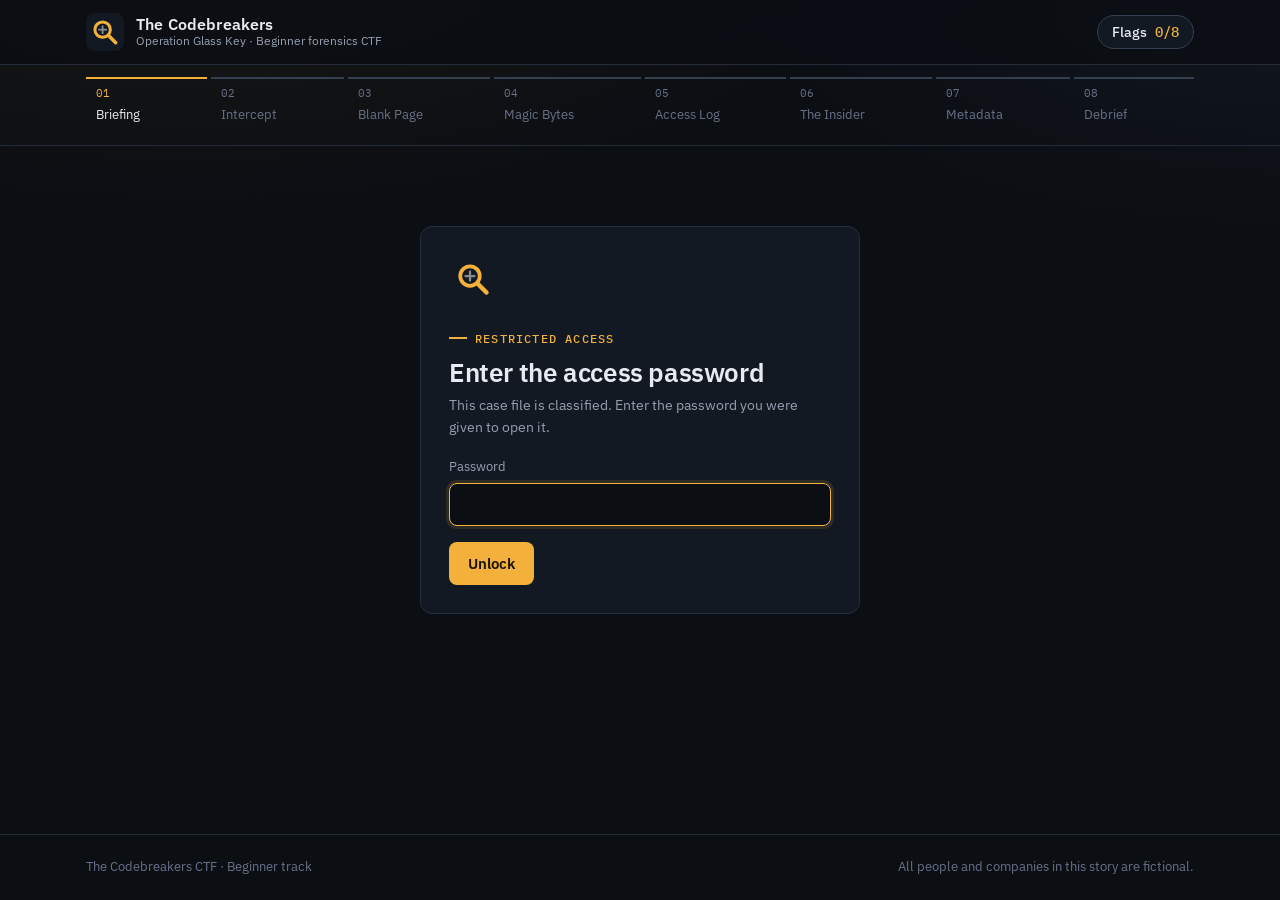
<file: index.html>
<!doctype html>
<html lang="en">
<head>
<meta charset="utf-8">
<meta name="viewport" content="width=device-width, initial-scale=1">
<title>The Codebreakers</title>
<meta name="description" content="A beginner-friendly digital forensics CTF.">
<meta name="theme-color" content="#0b0e13">
<link rel="icon" href="assets/mark.svg" type="image/svg+xml">
<link rel="preconnect" href="https://fonts.googleapis.com">
<link rel="preconnect" href="https://fonts.gstatic.com" crossorigin>
<link rel="stylesheet" href="https://fonts.googleapis.com/css2?family=IBM+Plex+Mono:wght@400;500;600&amp;family=IBM+Plex+Sans:wght@400;500;600&amp;display=swap">
<link rel="stylesheet" href="assets/style.css">
<script type="module" src="assets/ctf.js"></script>
</head>
<body data-mission="1">
<noscript><div class="noscript">This CTF needs JavaScript enabled to verify answers.</div></noscript>

<header class="topbar">
  <div class="wrap">
    <a class="brand" href="index.html">
      <img src="assets/mark.svg" alt="" width="38" height="38">
      <span class="brand-text">
        <span class="brand-name">The Codebreakers</span>
        <span class="brand-sub">Operation Glass Key · Beginner forensics CTF</span>
      </span>
    </a>
    <div class="locker-wrap">
      <button class="locker-btn" id="locker-btn" type="button" aria-expanded="false" aria-controls="locker">Flags <span data-count>0/8</span></button>
      <div class="locker" id="locker" hidden>
        <h2>Evidence locker</h2>
        <ul class="locker-list" data-locker-list></ul>
      </div>
    </div>
  </div>
</header>
<nav class="stepper" id="stepper" aria-label="Mission progress"></nav>

<main>
  <div class="wrap">
    <section class="gate" id="gate" aria-labelledby="gate-title">
      <form class="card gate-card" id="gate-form" novalidate>
        <img src="assets/mark.svg" alt="" width="48" height="48">
        <p class="eyebrow">Restricted access</p>
        <h1 id="gate-title">Enter the access password</h1>
        <p class="help">This case file is classified. Enter the password you were given to open it.</p>
        <div class="field">
          <label>Password<input id="gate-password" type="password" autocomplete="current-password" spellcheck="false" autocapitalize="off" required></label>
        </div>
        <div class="form-row">
          <button class="btn btn-primary" type="submit">Unlock</button>
          <p class="feedback" id="gate-feedback" role="status"></p>
        </div>
      </form>
    </section>

    <div id="briefing" hidden>
    <section class="hero">
      <div>
        <p class="eyebrow">Mission 01 · Briefing</p>
        <h1>Operation Glass Key</h1>
        <p class="lede">Last night, the designs for <strong>Project Glass Key</strong> were stolen from Kestrel Labs, a (fictional) hardware startup. You're the newest analyst on the digital forensics team. Follow the evidence across seven missions, crack each clue, and name the insider.</p>
        <div class="card section">
          <p class="eyebrow" style="margin-bottom:6px">Welcome flag</p>
          <div class="flag-line" style="margin-bottom:0">
            <code data-welcome-flag></code>
            <button class="btn btn-ghost btn-sm" type="button" data-copy-welcome>Copy</button>
          </div>
        </div>
      </div>
      <div class="card qr-card">
        <form class="name-form" data-name-form data-needs-name novalidate>
          <p class="eyebrow">Sign in</p>
          <h2>Who's on the case?</h2>
          <p class="help">Enter your full name. It's saved only in this browser and printed on your certificate when you finish.</p>
          <div class="field">
            <label>Full name<input type="text" name="fullname" autocomplete="name" maxlength="60" spellcheck="false" placeholder="e.g. Alex Rivera"></label>
          </div>
          <div class="form-row">
            <button class="btn btn-primary" type="submit">Accept the case</button>
            <p class="feedback" role="status"></p>
          </div>
        </form>
        <div data-has-name hidden>
          <p class="agent-line">Agent <strong data-agent-name></strong>, your first assignment is ready.</p>
          <img data-start-qr alt="QR code linking to Mission 2" width="240" height="240">
          <p>Scan the QR code or use the button.</p>
          <a class="btn btn-primary" data-start href="#">Start Mission 2 →</a>
          <p><button class="link-btn" type="button" data-change-name>Not you? Change name</button></p>
        </div>
      </div>
    </section>

    <section class="rules" aria-label="How it works">
      <div class="card">
        <h3>Flags</h3>
        <p>Each solved mission reveals a flag in the form <code>FLAG{...}</code>. Collected flags are kept in the <strong>Flags</strong> locker at the top right.</p>
      </div>
      <div class="card">
        <h3>Answers</h3>
        <p>Answers aren't case-sensitive, and spaces, underscores and hyphens count as the same thing. Press Enter or Submit to check.</p>
      </div>
      <div class="card">
        <h3>Stuck?</h3>
        <p>Every mission has a case file with hints that reveal one at a time, plus links to free tools. No installs needed.</p>
      </div>
    </section>
    </div>
  </div>
</main>
<script type="application/json" id="vault">{"v":1,"iter":200000,"raw":true,"salt":"++x/f4wmWkzYKB4Tc1L1Pg==","items":[{"iv":"ZPLKBC8v/oJmFBgA","ct":"io5DZcI6qlEs4zeo4V7Dol6heF/O3RgFUkwd6je08WxFrz/1Hh8Qx124EtDho8FaE1XcAIk9MO1RSrUHR4UscJW7G0UdK11Lh8/8Y7gpBY3JOus/SALxWdDQRxvGe185aoVnti6ZNw=="}]}</script>

<footer class="footer">
  <div class="wrap">
    <span>The Codebreakers CTF · Beginner track</span>
    <span>All people and companies in this story are fictional.</span>
  </div>
</footer>
</body>
</html>
</file>
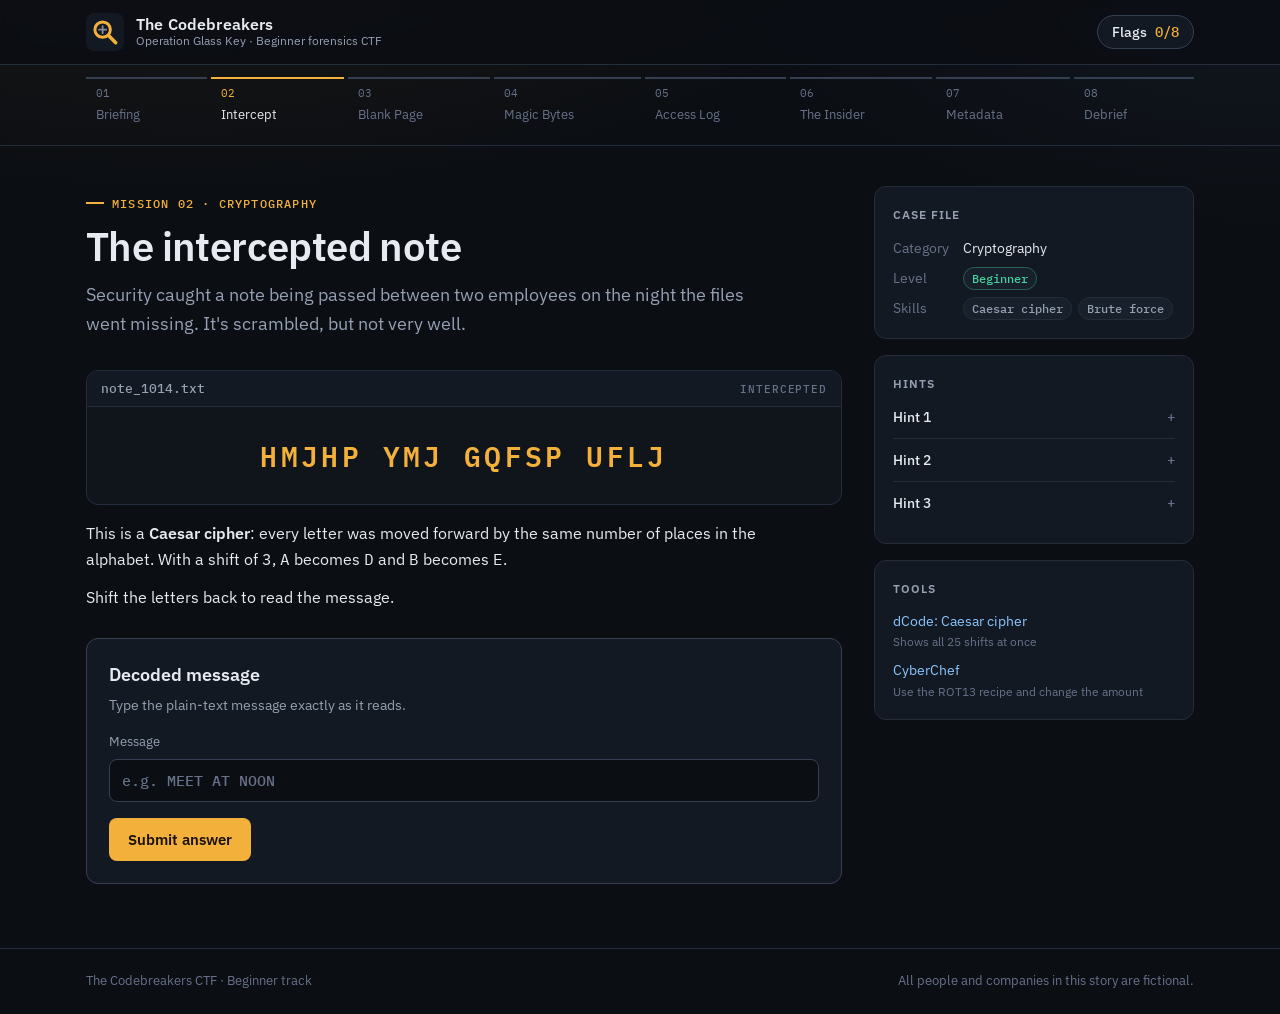
<file: m2-4f7a1c.html>
<!doctype html>
<html lang="en">
<head>
<meta charset="utf-8">
<meta name="viewport" content="width=device-width, initial-scale=1">
<title>Mission 2 · The intercepted note</title>
<meta name="description" content="Decode a Caesar-shifted note.">
<meta name="theme-color" content="#0b0e13">
<link rel="icon" href="assets/mark.svg" type="image/svg+xml">
<link rel="preconnect" href="https://fonts.googleapis.com">
<link rel="preconnect" href="https://fonts.gstatic.com" crossorigin>
<link rel="stylesheet" href="https://fonts.googleapis.com/css2?family=IBM+Plex+Mono:wght@400;500;600&amp;family=IBM+Plex+Sans:wght@400;500;600&amp;display=swap">
<link rel="stylesheet" href="assets/style.css">
<script type="module" src="assets/ctf.js"></script>
</head>
<body data-mission="2">
<noscript><div class="noscript">This CTF needs JavaScript enabled to verify answers.</div></noscript>

<header class="topbar">
  <div class="wrap">
    <a class="brand" href="index.html">
      <img src="assets/mark.svg" alt="" width="38" height="38">
      <span class="brand-text">
        <span class="brand-name">The Codebreakers</span>
        <span class="brand-sub">Operation Glass Key · Beginner forensics CTF</span>
      </span>
    </a>
    <div class="locker-wrap">
      <button class="locker-btn" id="locker-btn" type="button" aria-expanded="false" aria-controls="locker">Flags <span data-count>0/8</span></button>
      <div class="locker" id="locker" hidden>
        <h2>Evidence locker</h2>
        <ul class="locker-list" data-locker-list></ul>
      </div>
    </div>
  </div>
</header>
<nav class="stepper" id="stepper" aria-label="Mission progress"></nav>

<main>
  <div class="wrap layout">
    <article>
      <p class="eyebrow">Mission 02 · Cryptography</p>
      <h1>The intercepted note</h1>
      <p class="lede">Security caught a note being passed between two employees on the night the files went missing. It's scrambled, but not very well.</p>
      <div class="evidence">
        <div class="evidence-head"><span>note_1014.txt</span><span class="tag">Intercepted</span></div>
        <div class="cipher">HMJHP YMJ GQFSP UFLJ</div>
      </div>
      <div class="section prose">
        <p>This is a <strong>Caesar cipher</strong>: every letter was moved forward by the same number of places in the alphabet. With a shift of 3, <code>A</code> becomes <code>D</code> and <code>B</code> becomes <code>E</code>.</p>
        <p>Shift the letters back to read the message.</p>
      </div>

      <form class="answer" id="answer-form" novalidate>
        <h2>Decoded message</h2>
        <p class="help">Type the plain-text message exactly as it reads.</p>
        <div class="fields">
          <div class="field">
            <label>Message<input class="answer-field" type="text" autocomplete="off" autocapitalize="characters" spellcheck="false" placeholder="e.g. MEET AT NOON"></label>
          </div>
        </div>
        <div class="form-row">
          <button class="btn btn-primary" type="submit">Submit answer</button>
          <p class="feedback" id="feedback" role="status"></p>
        </div>
      </form>

      <section class="reward" id="reward" hidden aria-live="polite">
        <p class="eyebrow">Flag captured</p>
        <div class="flag-line"><code data-flag></code><button class="btn btn-ghost btn-sm" type="button" data-copy>Copy</button></div>
        <p class="note" data-note></p>
        <a class="btn btn-primary" data-next href="#">Next mission →</a>
      </section>

    </article>

    <aside class="casefile" aria-label="Case file">
      <div class="card">
        <h2>Case file</h2>
        <dl class="meta">
          <dt>Category</dt><dd>Cryptography</dd>
          <dt>Level</dt><dd><span class="chip beginner">Beginner</span></dd>
          <dt>Skills</dt><dd class="chips"><span class="chip">Caesar cipher</span><span class="chip">Brute force</span></dd>
        </dl>
      </div>
      <div class="card">
        <h2>Hints</h2>
          <details class="hint"><summary>Hint 1</summary><p>There are only 25 possible shifts. A decoder can try every one at once.</p></details>
          <details class="hint"><summary>Hint 2</summary><p>The shift is the number of fingers on one hand.</p></details>
          <details class="hint"><summary>Hint 3</summary><p>The message tells you where to look in the next mission.</p></details>
      </div>
      <div class="card">
        <h2>Tools</h2>
        <ul class="tools">
          <li><a href="https://www.dcode.fr/caesar-cipher" target="_blank" rel="noopener">dCode: Caesar cipher</a><span>Shows all 25 shifts at once</span></li>
          <li><a href="https://gchq.github.io/CyberChef/" target="_blank" rel="noopener">CyberChef</a><span>Use the ROT13 recipe and change the amount</span></li>
        </ul>
      </div>
    </aside>

  </div>
</main>
<script type="application/json" id="vault">{"v":1,"iter":200000,"salt":"RW9m/pzQH9vEypWjmFE9uw==","items":[{"iv":"eD2kdoHTGnQHLCaE","ct":"DqyqqHIbcVOf3Ftl/AGFNP8kfcdywf6TNBa5GMnV/jZMFvWmThetvE6qYToI7BDfm971wOwZj5UnGNLTDWiNJw4CVJWkmVsDvtL9dqvMUCb4oLqpm7ZGKiXVtnYWDCu1SQ1C/XuNFl9yer5hIumYbBeQ8r9Kz/k9IlgPcPygkfLTTOLYRQQqRMA0y9sltZtuT78uodkeCc/8Sugn3A=="}]}</script>

<footer class="footer">
  <div class="wrap">
    <span>The Codebreakers CTF · Beginner track</span>
    <span>All people and companies in this story are fictional.</span>
  </div>
</footer>
</body>
</html>
</file>
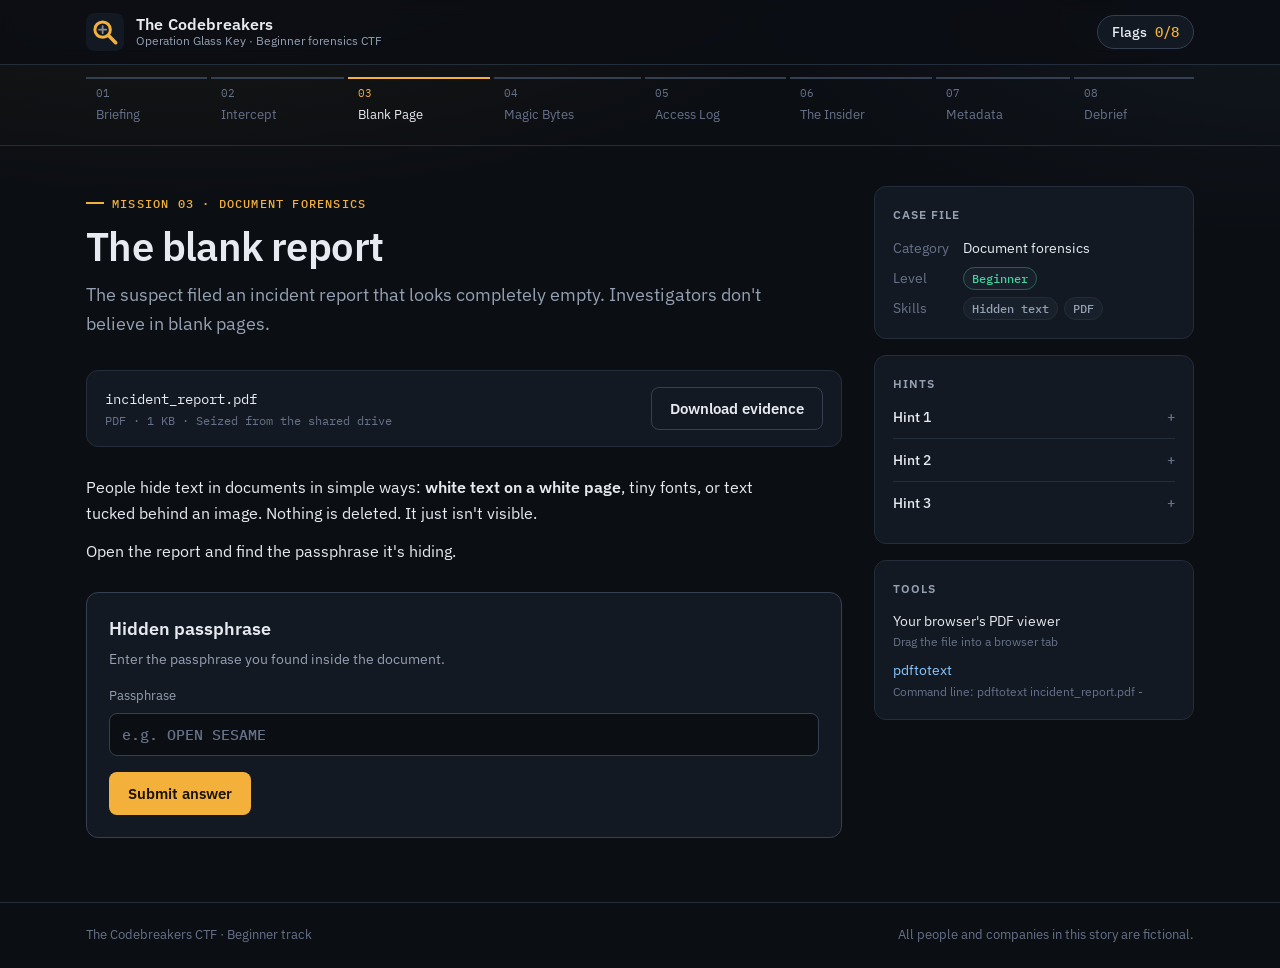
<file: m3-b83e05.html>
<!doctype html>
<html lang="en">
<head>
<meta charset="utf-8">
<meta name="viewport" content="width=device-width, initial-scale=1">
<title>Mission 3 · The blank report</title>
<meta name="description" content="Find hidden text in a PDF.">
<meta name="theme-color" content="#0b0e13">
<link rel="icon" href="assets/mark.svg" type="image/svg+xml">
<link rel="preconnect" href="https://fonts.googleapis.com">
<link rel="preconnect" href="https://fonts.gstatic.com" crossorigin>
<link rel="stylesheet" href="https://fonts.googleapis.com/css2?family=IBM+Plex+Mono:wght@400;500;600&amp;family=IBM+Plex+Sans:wght@400;500;600&amp;display=swap">
<link rel="stylesheet" href="assets/style.css">
<script type="module" src="assets/ctf.js"></script>
</head>
<body data-mission="3">
<noscript><div class="noscript">This CTF needs JavaScript enabled to verify answers.</div></noscript>

<header class="topbar">
  <div class="wrap">
    <a class="brand" href="index.html">
      <img src="assets/mark.svg" alt="" width="38" height="38">
      <span class="brand-text">
        <span class="brand-name">The Codebreakers</span>
        <span class="brand-sub">Operation Glass Key · Beginner forensics CTF</span>
      </span>
    </a>
    <div class="locker-wrap">
      <button class="locker-btn" id="locker-btn" type="button" aria-expanded="false" aria-controls="locker">Flags <span data-count>0/8</span></button>
      <div class="locker" id="locker" hidden>
        <h2>Evidence locker</h2>
        <ul class="locker-list" data-locker-list></ul>
      </div>
    </div>
  </div>
</header>
<nav class="stepper" id="stepper" aria-label="Mission progress"></nav>

<main>
  <div class="wrap layout">
    <article>
      <p class="eyebrow">Mission 03 · Document forensics</p>
      <h1>The blank report</h1>
      <p class="lede">The suspect filed an incident report that looks completely empty. Investigators don't believe in blank pages.</p>
      <div class="card download section">
        <div class="file">incident_report.pdf<span>PDF · 1 KB · Seized from the shared drive</span></div>
        <a class="btn btn-ghost" href="evidence/incident_report.pdf" download>Download evidence</a>
      </div>
      <div class="section prose">
        <p>People hide text in documents in simple ways: <strong>white text on a white page</strong>, tiny fonts, or text tucked behind an image. Nothing is deleted. It just isn't visible.</p>
        <p>Open the report and find the passphrase it's hiding.</p>
      </div>

      <form class="answer" id="answer-form" novalidate>
        <h2>Hidden passphrase</h2>
        <p class="help">Enter the passphrase you found inside the document.</p>
        <div class="fields">
          <div class="field">
            <label>Passphrase<input class="answer-field" type="text" autocomplete="off" autocapitalize="characters" spellcheck="false" placeholder="e.g. OPEN SESAME"></label>
          </div>
        </div>
        <div class="form-row">
          <button class="btn btn-primary" type="submit">Submit answer</button>
          <p class="feedback" id="feedback" role="status"></p>
        </div>
      </form>

      <section class="reward" id="reward" hidden aria-live="polite">
        <p class="eyebrow">Flag captured</p>
        <div class="flag-line"><code data-flag></code><button class="btn btn-ghost btn-sm" type="button" data-copy>Copy</button></div>
        <p class="note" data-note></p>
        <a class="btn btn-primary" data-next href="#">Next mission →</a>
      </section>

    </article>

    <aside class="casefile" aria-label="Case file">
      <div class="card">
        <h2>Case file</h2>
        <dl class="meta">
          <dt>Category</dt><dd>Document forensics</dd>
          <dt>Level</dt><dd><span class="chip beginner">Beginner</span></dd>
          <dt>Skills</dt><dd class="chips"><span class="chip">Hidden text</span><span class="chip">PDF</span></dd>
        </dl>
      </div>
      <div class="card">
        <h2>Hints</h2>
          <details class="hint"><summary>Hint 1</summary><p>Open the PDF and press Ctrl+A (Cmd+A on a Mac) to select everything on the page.</p></details>
          <details class="hint"><summary>Hint 2</summary><p>Copy the selection and paste it into Notepad or any text editor.</p></details>
          <details class="hint"><summary>Hint 3</summary><p>Look for the line that starts with “Passphrase”.</p></details>
      </div>
      <div class="card">
        <h2>Tools</h2>
        <ul class="tools">
          <li>Your browser's PDF viewer<span>Drag the file into a browser tab</span></li>
          <li><a href="https://www.xpdfreader.com/pdftotext-man.html" target="_blank" rel="noopener">pdftotext</a><span>Command line: pdftotext incident_report.pdf -</span></li>
        </ul>
      </div>
    </aside>

  </div>
</main>
<script type="application/json" id="vault">{"v":1,"iter":200000,"salt":"yck/nhBTLP+SwJNwuoaMLA==","items":[{"iv":"RypV+sy+69n6JPf8","ct":"NZslpxnNO9l2EbNGh21GmxvwJ1/ZVQ3SJk+XH8Xp6uk4yRgQ+xE8eNIUdQpFRUmdsT2SY0M2uEBigit6NAluHcWUS9iLfEVRcBUZJP5+ZcHZK+gVClbboQ5IWHAZ4Csb8oGIB/LC6Gnj1h2xvziARRzvPIgB+d3jUtGXeFeRZ4GcgTYW86fVDIEAj99dl7jovpkw7ZHVZ+OP8+ivKmWCK/Wx/fkOW8HKGxu+npJWGvMYkw=="}]}</script>

<footer class="footer">
  <div class="wrap">
    <span>The Codebreakers CTF · Beginner track</span>
    <span>All people and companies in this story are fictional.</span>
  </div>
</footer>
</body>
</html>
</file>
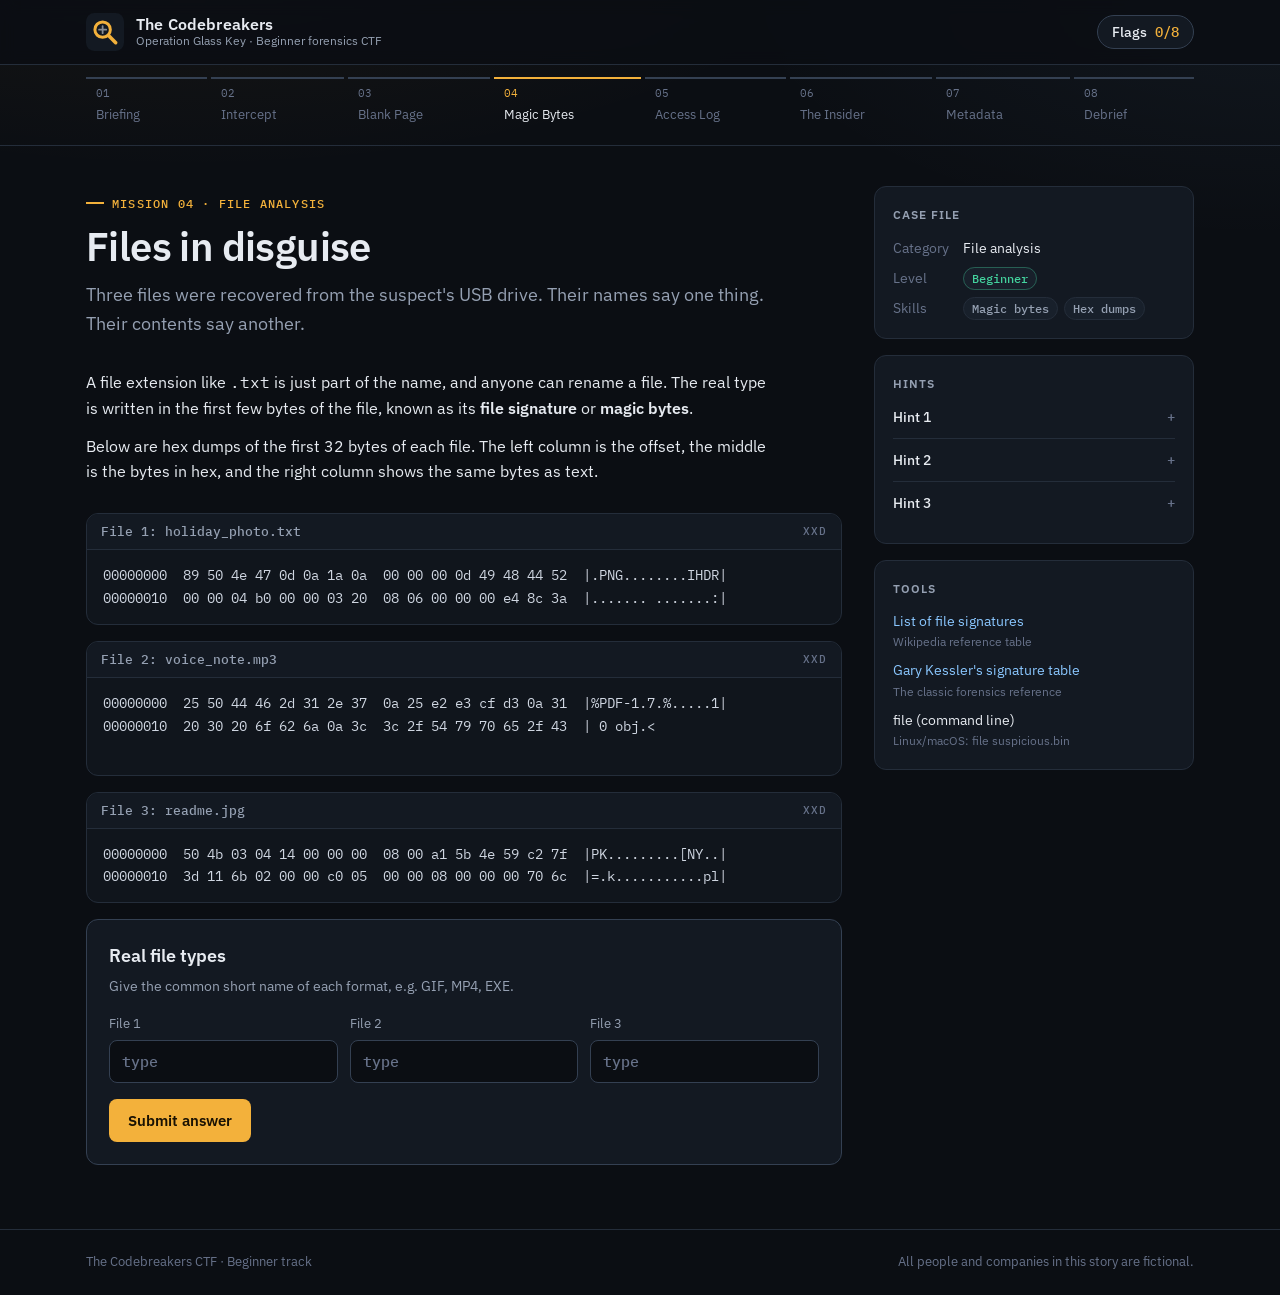
<file: m4-19d6ac.html>
<!doctype html>
<html lang="en">
<head>
<meta charset="utf-8">
<meta name="viewport" content="width=device-width, initial-scale=1">
<title>Mission 4 · Files in disguise</title>
<meta name="description" content="Identify files by their magic bytes.">
<meta name="theme-color" content="#0b0e13">
<link rel="icon" href="assets/mark.svg" type="image/svg+xml">
<link rel="preconnect" href="https://fonts.googleapis.com">
<link rel="preconnect" href="https://fonts.gstatic.com" crossorigin>
<link rel="stylesheet" href="https://fonts.googleapis.com/css2?family=IBM+Plex+Mono:wght@400;500;600&amp;family=IBM+Plex+Sans:wght@400;500;600&amp;display=swap">
<link rel="stylesheet" href="assets/style.css">
<script type="module" src="assets/ctf.js"></script>
</head>
<body data-mission="4">
<noscript><div class="noscript">This CTF needs JavaScript enabled to verify answers.</div></noscript>

<header class="topbar">
  <div class="wrap">
    <a class="brand" href="index.html">
      <img src="assets/mark.svg" alt="" width="38" height="38">
      <span class="brand-text">
        <span class="brand-name">The Codebreakers</span>
        <span class="brand-sub">Operation Glass Key · Beginner forensics CTF</span>
      </span>
    </a>
    <div class="locker-wrap">
      <button class="locker-btn" id="locker-btn" type="button" aria-expanded="false" aria-controls="locker">Flags <span data-count>0/8</span></button>
      <div class="locker" id="locker" hidden>
        <h2>Evidence locker</h2>
        <ul class="locker-list" data-locker-list></ul>
      </div>
    </div>
  </div>
</header>
<nav class="stepper" id="stepper" aria-label="Mission progress"></nav>

<main>
  <div class="wrap layout">
    <article>
      <p class="eyebrow">Mission 04 · File analysis</p>
      <h1>Files in disguise</h1>
      <p class="lede">Three files were recovered from the suspect's USB drive. Their names say one thing. Their contents say another.</p>
      <div class="section prose">
        <p>A file extension like <code>.txt</code> is just part of the name, and anyone can rename a file. The real type is written in the first few bytes of the file, known as its <strong>file signature</strong> or <strong>magic bytes</strong>.</p>
        <p>Below are hex dumps of the first 32 bytes of each file. The left column is the offset, the middle is the bytes in hex, and the right column shows the same bytes as text.</p>
      </div>
      <div class="evidence">
        <div class="evidence-head"><span>File 1: holiday_photo.txt</span><span class="tag">xxd</span></div>
        <pre>00000000  89 50 4e 47 0d 0a 1a 0a  00 00 00 0d 49 48 44 52  |.PNG........IHDR|
00000010  00 00 04 b0 00 00 03 20  08 06 00 00 00 e4 8c 3a  |....... .......:|</pre>
      </div>
      <div class="evidence">
        <div class="evidence-head"><span>File 2: voice_note.mp3</span><span class="tag">xxd</span></div>
        <pre>00000000  25 50 44 46 2d 31 2e 37  0a 25 e2 e3 cf d3 0a 31  |%PDF-1.7.%.....1|
00000010  20 30 20 6f 62 6a 0a 3c  3c 2f 54 79 70 65 2f 43  | 0 obj.<</Type/C|</pre>
      </div>
      <div class="evidence">
        <div class="evidence-head"><span>File 3: readme.jpg</span><span class="tag">xxd</span></div>
        <pre>00000000  50 4b 03 04 14 00 00 00  08 00 a1 5b 4e 59 c2 7f  |PK.........[NY..|
00000010  3d 11 6b 02 00 00 c0 05  00 00 08 00 00 00 70 6c  |=.k...........pl|</pre>
      </div>

      <form class="answer" id="answer-form" novalidate>
        <h2>Real file types</h2>
        <p class="help">Give the common short name of each format, e.g. GIF, MP4, EXE.</p>
        <div class="fields cols-3">
          <div class="field">
            <label>File 1<input class="answer-field" type="text" autocomplete="off" autocapitalize="characters" spellcheck="false" placeholder="type"></label>
          </div>
          <div class="field">
            <label>File 2<input class="answer-field" type="text" autocomplete="off" autocapitalize="characters" spellcheck="false" placeholder="type"></label>
          </div>
          <div class="field">
            <label>File 3<input class="answer-field" type="text" autocomplete="off" autocapitalize="characters" spellcheck="false" placeholder="type"></label>
          </div>
        </div>
        <div class="form-row">
          <button class="btn btn-primary" type="submit">Submit answer</button>
          <p class="feedback" id="feedback" role="status"></p>
        </div>
      </form>

      <section class="reward" id="reward" hidden aria-live="polite">
        <p class="eyebrow">Flag captured</p>
        <div class="flag-line"><code data-flag></code><button class="btn btn-ghost btn-sm" type="button" data-copy>Copy</button></div>
        <p class="note" data-note></p>
        <a class="btn btn-primary" data-next href="#">Next mission →</a>
      </section>

    </article>

    <aside class="casefile" aria-label="Case file">
      <div class="card">
        <h2>Case file</h2>
        <dl class="meta">
          <dt>Category</dt><dd>File analysis</dd>
          <dt>Level</dt><dd><span class="chip beginner">Beginner</span></dd>
          <dt>Skills</dt><dd class="chips"><span class="chip">Magic bytes</span><span class="chip">Hex dumps</span></dd>
        </dl>
      </div>
      <div class="card">
        <h2>Hints</h2>
          <details class="hint"><summary>Hint 1</summary><p>Read the right-hand text column of each dump. Two of the signatures are almost readable words.</p></details>
          <details class="hint"><summary>Hint 2</summary><p>Compare the first four hex bytes with a table of known file signatures.</p></details>
          <details class="hint"><summary>Hint 3</summary><p>Office files like .docx are ZIP archives too, but this file contains a plain .txt, so answer with the archive format.</p></details>
      </div>
      <div class="card">
        <h2>Tools</h2>
        <ul class="tools">
          <li><a href="https://en.wikipedia.org/wiki/List_of_file_signatures" target="_blank" rel="noopener">List of file signatures</a><span>Wikipedia reference table</span></li>
          <li><a href="https://www.garykessler.net/library/file_sigs.html" target="_blank" rel="noopener">Gary Kessler's signature table</a><span>The classic forensics reference</span></li>
          <li>file (command line)<span>Linux/macOS: file suspicious.bin</span></li>
        </ul>
      </div>
    </aside>

  </div>
</main>
<script type="application/json" id="vault">{"v":1,"iter":200000,"salt":"DfjgbHsVjSiK9ZNjQ4YFVA==","items":[{"iv":"Qv+c8w0oN+JN6daV","ct":"92E78mIXI3EuJM/8WSiHzjRmebltLs28zFmjNguniMjNh8funO+zG1YfUEWsa/+cVaCDWEFW2h10GislWgQ4NwSvsgruWq826ZjWKDiPd9zas3MNjISC4k1RIew8kn3rpok7AavSYCBgLCsKTmSDXyTXLUAb4qwu2DqIz/w5J8MPTNFoM4vLI2e8QRIJRD6in4ArB10Zgw=="}]}</script>

<footer class="footer">
  <div class="wrap">
    <span>The Codebreakers CTF · Beginner track</span>
    <span>All people and companies in this story are fictional.</span>
  </div>
</footer>
</body>
</html>
</file>
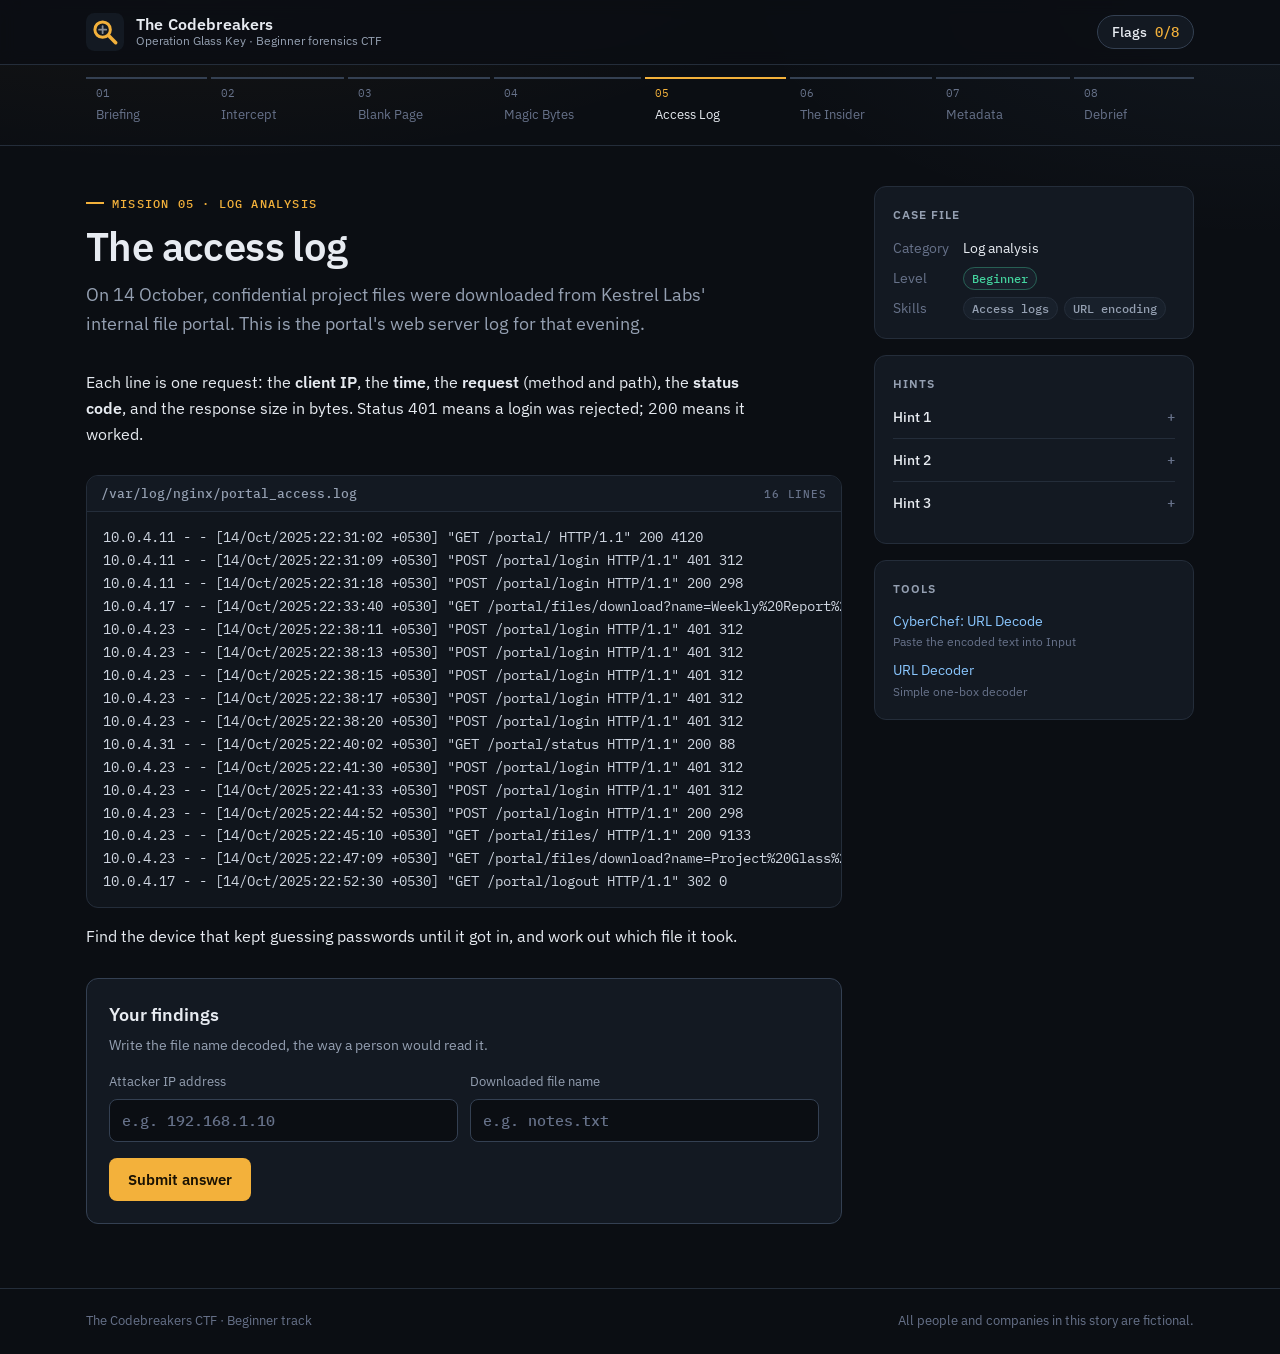
<file: m5-e2c47f.html>
<!doctype html>
<html lang="en">
<head>
<meta charset="utf-8">
<meta name="viewport" content="width=device-width, initial-scale=1">
<title>Mission 5 · The access log</title>
<meta name="description" content="Read a web server log and URL-decode a request.">
<meta name="theme-color" content="#0b0e13">
<link rel="icon" href="assets/mark.svg" type="image/svg+xml">
<link rel="preconnect" href="https://fonts.googleapis.com">
<link rel="preconnect" href="https://fonts.gstatic.com" crossorigin>
<link rel="stylesheet" href="https://fonts.googleapis.com/css2?family=IBM+Plex+Mono:wght@400;500;600&amp;family=IBM+Plex+Sans:wght@400;500;600&amp;display=swap">
<link rel="stylesheet" href="assets/style.css">
<script type="module" src="assets/ctf.js"></script>
</head>
<body data-mission="5">
<noscript><div class="noscript">This CTF needs JavaScript enabled to verify answers.</div></noscript>

<header class="topbar">
  <div class="wrap">
    <a class="brand" href="index.html">
      <img src="assets/mark.svg" alt="" width="38" height="38">
      <span class="brand-text">
        <span class="brand-name">The Codebreakers</span>
        <span class="brand-sub">Operation Glass Key · Beginner forensics CTF</span>
      </span>
    </a>
    <div class="locker-wrap">
      <button class="locker-btn" id="locker-btn" type="button" aria-expanded="false" aria-controls="locker">Flags <span data-count>0/8</span></button>
      <div class="locker" id="locker" hidden>
        <h2>Evidence locker</h2>
        <ul class="locker-list" data-locker-list></ul>
      </div>
    </div>
  </div>
</header>
<nav class="stepper" id="stepper" aria-label="Mission progress"></nav>

<main>
  <div class="wrap layout">
    <article>
      <p class="eyebrow">Mission 05 · Log analysis</p>
      <h1>The access log</h1>
      <p class="lede">On 14 October, confidential project files were downloaded from Kestrel Labs' internal file portal. This is the portal's web server log for that evening.</p>
      <div class="section prose">
        <p>Each line is one request: the <strong>client IP</strong>, the <strong>time</strong>, the <strong>request</strong> (method and path), the <strong>status code</strong>, and the response size in bytes. Status <code>401</code> means a login was rejected; <code>200</code> means it worked.</p>
      </div>
      <div class="evidence">
        <div class="evidence-head"><span>/var/log/nginx/portal_access.log</span><span class="tag">16 lines</span></div>
        <pre>10.0.4.11 - - [14/Oct/2025:22:31:02 +0530] "GET /portal/ HTTP/1.1" 200 4120
10.0.4.11 - - [14/Oct/2025:22:31:09 +0530] "POST /portal/login HTTP/1.1" 401 312
10.0.4.11 - - [14/Oct/2025:22:31:18 +0530] "POST /portal/login HTTP/1.1" 200 298
10.0.4.17 - - [14/Oct/2025:22:33:40 +0530] "GET /portal/files/download?name=Weekly%20Report%20W41%2Epdf HTTP/1.1" 200 482210
10.0.4.23 - - [14/Oct/2025:22:38:11 +0530] "POST /portal/login HTTP/1.1" 401 312
10.0.4.23 - - [14/Oct/2025:22:38:13 +0530] "POST /portal/login HTTP/1.1" 401 312
10.0.4.23 - - [14/Oct/2025:22:38:15 +0530] "POST /portal/login HTTP/1.1" 401 312
10.0.4.23 - - [14/Oct/2025:22:38:17 +0530] "POST /portal/login HTTP/1.1" 401 312
10.0.4.23 - - [14/Oct/2025:22:38:20 +0530] "POST /portal/login HTTP/1.1" 401 312
10.0.4.31 - - [14/Oct/2025:22:40:02 +0530] "GET /portal/status HTTP/1.1" 200 88
10.0.4.23 - - [14/Oct/2025:22:41:30 +0530] "POST /portal/login HTTP/1.1" 401 312
10.0.4.23 - - [14/Oct/2025:22:41:33 +0530] "POST /portal/login HTTP/1.1" 401 312
10.0.4.23 - - [14/Oct/2025:22:44:52 +0530] "POST /portal/login HTTP/1.1" 200 298
10.0.4.23 - - [14/Oct/2025:22:45:10 +0530] "GET /portal/files/ HTTP/1.1" 200 9133
10.0.4.23 - - [14/Oct/2025:22:47:09 +0530] "GET /portal/files/download?name=Project%20Glass%20Key%2Ezip HTTP/1.1" 200 50541773
10.0.4.17 - - [14/Oct/2025:22:52:30 +0530] "GET /portal/logout HTTP/1.1" 302 0</pre>
      </div>
      <div class="section prose">
        <p>Find the device that kept guessing passwords until it got in, and work out which file it took.</p>
      </div>

      <form class="answer" id="answer-form" novalidate>
        <h2>Your findings</h2>
        <p class="help">Write the file name decoded, the way a person would read it.</p>
        <div class="fields cols-2">
          <div class="field">
            <label>Attacker IP address<input class="answer-field" type="text" autocomplete="off" autocapitalize="characters" spellcheck="false" placeholder="e.g. 192.168.1.10"></label>
          </div>
          <div class="field">
            <label>Downloaded file name<input class="answer-field" type="text" autocomplete="off" autocapitalize="off" spellcheck="false" placeholder="e.g. notes.txt"></label>
          </div>
        </div>
        <div class="form-row">
          <button class="btn btn-primary" type="submit">Submit answer</button>
          <p class="feedback" id="feedback" role="status"></p>
        </div>
      </form>

      <section class="reward" id="reward" hidden aria-live="polite">
        <p class="eyebrow">Flag captured</p>
        <div class="flag-line"><code data-flag></code><button class="btn btn-ghost btn-sm" type="button" data-copy>Copy</button></div>
        <p class="note" data-note></p>
        <a class="btn btn-primary" data-next href="#">Next mission →</a>
      </section>

    </article>

    <aside class="casefile" aria-label="Case file">
      <div class="card">
        <h2>Case file</h2>
        <dl class="meta">
          <dt>Category</dt><dd>Log analysis</dd>
          <dt>Level</dt><dd><span class="chip beginner">Beginner</span></dd>
          <dt>Skills</dt><dd class="chips"><span class="chip">Access logs</span><span class="chip">URL encoding</span></dd>
        </dl>
      </div>
      <div class="card">
        <h2>Hints</h2>
          <details class="hint"><summary>Hint 1</summary><p>Look for one IP with several 401 responses in a row, followed by a 200.</p></details>
          <details class="hint"><summary>Hint 2</summary><p>Web addresses can't contain spaces, so they're URL-encoded: %20 is a space and %2E is a dot.</p></details>
          <details class="hint"><summary>Hint 3</summary><p>Copy only the part after name= into a URL decoder.</p></details>
      </div>
      <div class="card">
        <h2>Tools</h2>
        <ul class="tools">
          <li><a href="https://gchq.github.io/CyberChef/#recipe=URL_Decode()" target="_blank" rel="noopener">CyberChef: URL Decode</a><span>Paste the encoded text into Input</span></li>
          <li><a href="https://www.urldecoder.org/" target="_blank" rel="noopener">URL Decoder</a><span>Simple one-box decoder</span></li>
        </ul>
      </div>
    </aside>

  </div>
</main>
<script type="application/json" id="vault">{"v":1,"iter":200000,"salt":"kVxFlw0P/72+vygJQXrrFA==","items":[{"iv":"UD2+7OVWEJULUZLJ","ct":"QDq5cR546Y84ZlxcuIEmyJhKeP+nOwOVmeNVZCqsen47ucxjDt0/hyJk9MHWNPHKymgotF+zLZPy1In5djLr5ZtZREJIfPGG/2ZBxLF3pGuM0MgMHwrZg2fH6g6ltQXuZdQUNEv2iVbHEMjOH9OP79bfY1e96tl5NUaSUKCguCXYpIsBvgX/miZCEAN9Z4ky4YhUm/w9e3F3DVN6Z9dsil1JknhkBdtjbekTmnJw8OUjgR7EkD7CBBef1HFSXTN+ACGmjNKbuoM="}]}</script>

<footer class="footer">
  <div class="wrap">
    <span>The Codebreakers CTF · Beginner track</span>
    <span>All people and companies in this story are fictional.</span>
  </div>
</footer>
</body>
</html>
</file>
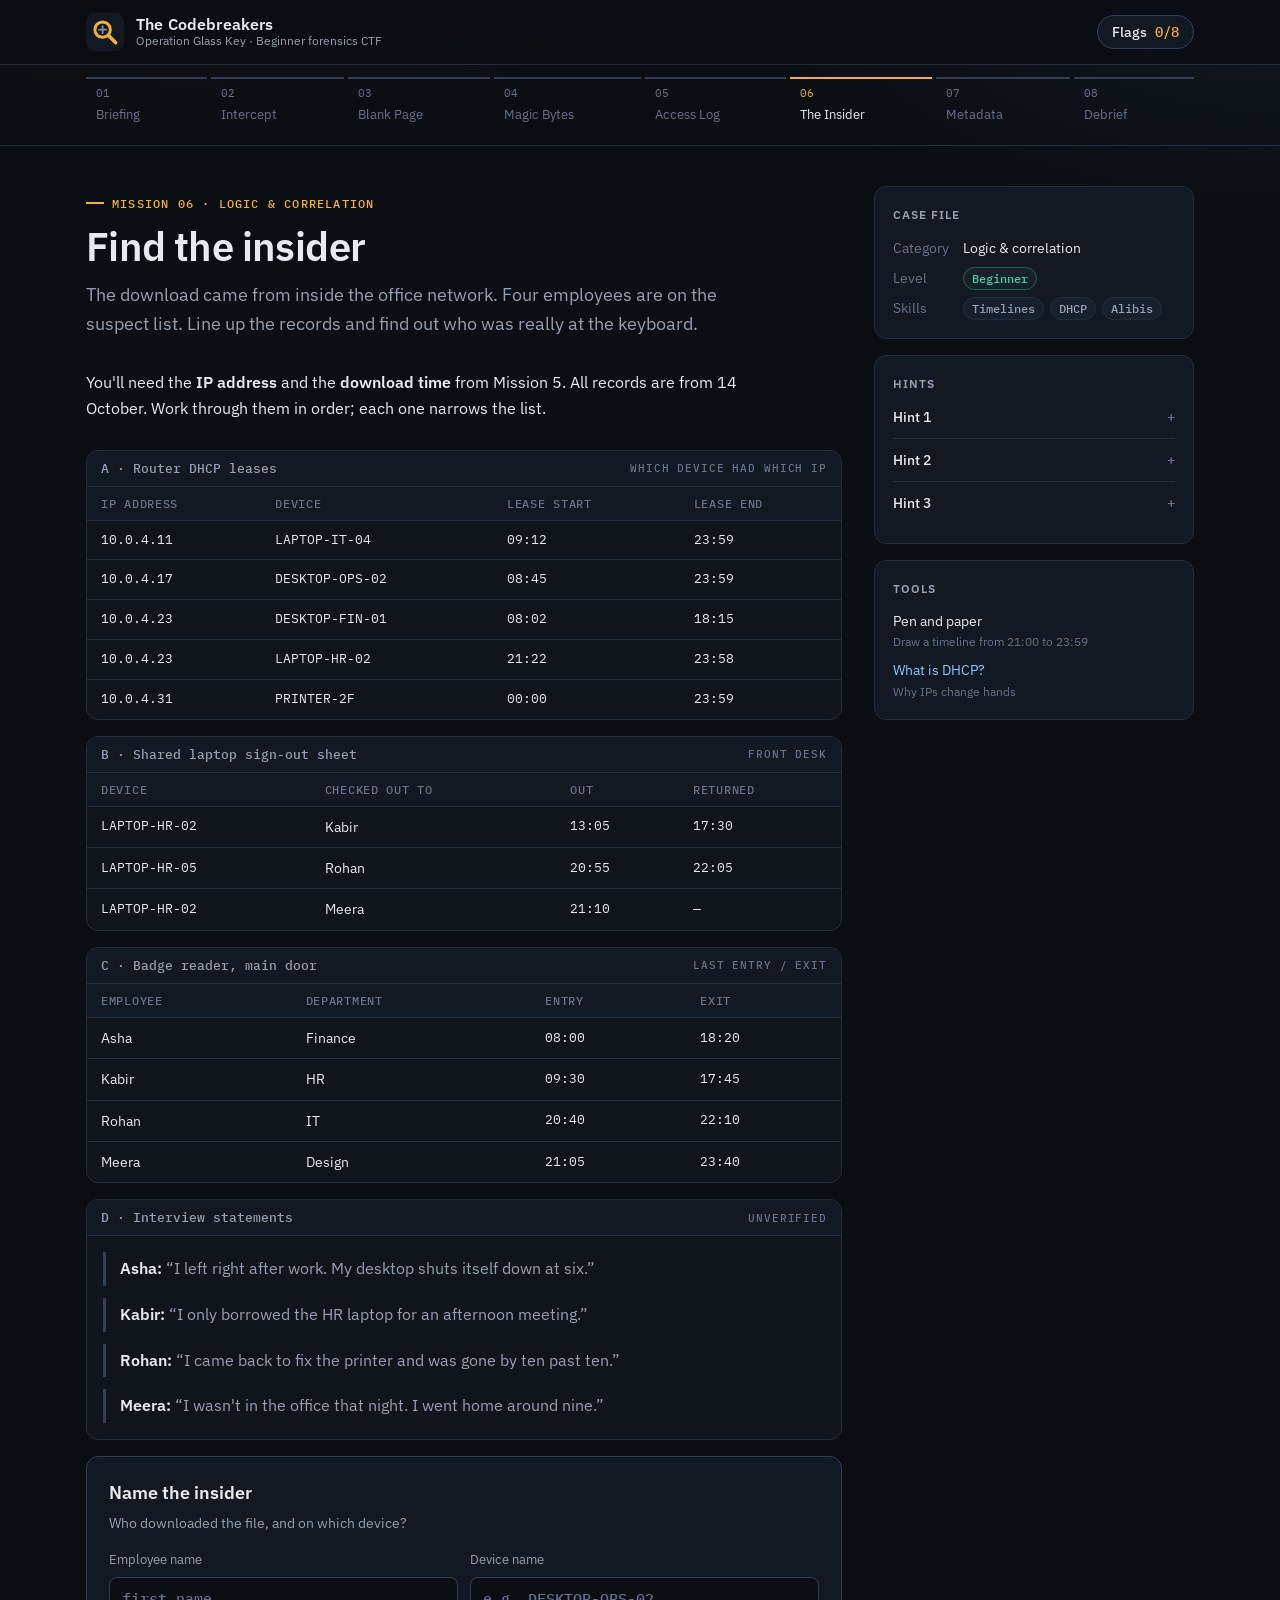
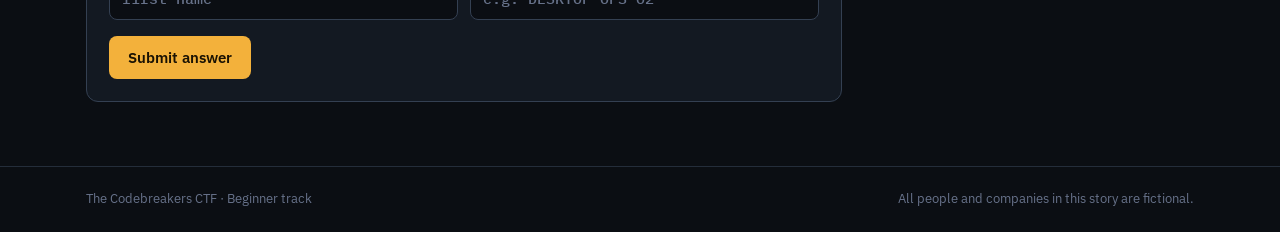
<file: m6-7a05b9.html>
<!doctype html>
<html lang="en">
<head>
<meta charset="utf-8">
<meta name="viewport" content="width=device-width, initial-scale=1">
<title>Mission 6 · Find the insider</title>
<meta name="description" content="Correlate DHCP, checkout and badge records to find the insider.">
<meta name="theme-color" content="#0b0e13">
<link rel="icon" href="assets/mark.svg" type="image/svg+xml">
<link rel="preconnect" href="https://fonts.googleapis.com">
<link rel="preconnect" href="https://fonts.gstatic.com" crossorigin>
<link rel="stylesheet" href="https://fonts.googleapis.com/css2?family=IBM+Plex+Mono:wght@400;500;600&amp;family=IBM+Plex+Sans:wght@400;500;600&amp;display=swap">
<link rel="stylesheet" href="assets/style.css">
<script type="module" src="assets/ctf.js"></script>
</head>
<body data-mission="6">
<noscript><div class="noscript">This CTF needs JavaScript enabled to verify answers.</div></noscript>

<header class="topbar">
  <div class="wrap">
    <a class="brand" href="index.html">
      <img src="assets/mark.svg" alt="" width="38" height="38">
      <span class="brand-text">
        <span class="brand-name">The Codebreakers</span>
        <span class="brand-sub">Operation Glass Key · Beginner forensics CTF</span>
      </span>
    </a>
    <div class="locker-wrap">
      <button class="locker-btn" id="locker-btn" type="button" aria-expanded="false" aria-controls="locker">Flags <span data-count>0/8</span></button>
      <div class="locker" id="locker" hidden>
        <h2>Evidence locker</h2>
        <ul class="locker-list" data-locker-list></ul>
      </div>
    </div>
  </div>
</header>
<nav class="stepper" id="stepper" aria-label="Mission progress"></nav>

<main>
  <div class="wrap layout">
    <article>
      <p class="eyebrow">Mission 06 · Logic & correlation</p>
      <h1>Find the insider</h1>
      <p class="lede">The download came from inside the office network. Four employees are on the suspect list. Line up the records and find out who was really at the keyboard.</p>
      <div class="section prose">
        <p>You'll need the <strong>IP address</strong> and the <strong>download time</strong> from Mission 5. All records are from 14 October. Work through them in order; each one narrows the list.</p>
      </div>
      <div class="evidence">
        <div class="evidence-head"><span>A · Router DHCP leases</span><span class="tag">Which device had which IP</span></div>
        <div class="table-scroll"><table class="data"><thead><tr><th>IP address</th><th>Device</th><th>Lease start</th><th>Lease end</th></tr></thead><tbody><tr><td class="mono">10.0.4.11</td><td class="mono">LAPTOP-IT-04</td><td class="mono">09:12</td><td class="mono">23:59</td></tr><tr><td class="mono">10.0.4.17</td><td class="mono">DESKTOP-OPS-02</td><td class="mono">08:45</td><td class="mono">23:59</td></tr><tr><td class="mono">10.0.4.23</td><td class="mono">DESKTOP-FIN-01</td><td class="mono">08:02</td><td class="mono">18:15</td></tr><tr><td class="mono">10.0.4.23</td><td class="mono">LAPTOP-HR-02</td><td class="mono">21:22</td><td class="mono">23:58</td></tr><tr><td class="mono">10.0.4.31</td><td class="mono">PRINTER-2F</td><td class="mono">00:00</td><td class="mono">23:59</td></tr></tbody></table></div>
      </div>
      <div class="evidence">
        <div class="evidence-head"><span>B · Shared laptop sign-out sheet</span><span class="tag">Front desk</span></div>
        <div class="table-scroll"><table class="data"><thead><tr><th>Device</th><th>Checked out to</th><th>Out</th><th>Returned</th></tr></thead><tbody><tr><td class="mono">LAPTOP-HR-02</td><td>Kabir</td><td class="mono">13:05</td><td class="mono">17:30</td></tr><tr><td class="mono">LAPTOP-HR-05</td><td>Rohan</td><td class="mono">20:55</td><td class="mono">22:05</td></tr><tr><td class="mono">LAPTOP-HR-02</td><td>Meera</td><td class="mono">21:10</td><td class="mono">—</td></tr></tbody></table></div>
      </div>
      <div class="evidence">
        <div class="evidence-head"><span>C · Badge reader, main door</span><span class="tag">Last entry / exit</span></div>
        <div class="table-scroll"><table class="data"><thead><tr><th>Employee</th><th>Department</th><th>Entry</th><th>Exit</th></tr></thead><tbody><tr><td>Asha</td><td>Finance</td><td class="mono">08:00</td><td class="mono">18:20</td></tr><tr><td>Kabir</td><td>HR</td><td class="mono">09:30</td><td class="mono">17:45</td></tr><tr><td>Rohan</td><td>IT</td><td class="mono">20:40</td><td class="mono">22:10</td></tr><tr><td>Meera</td><td>Design</td><td class="mono">21:05</td><td class="mono">23:40</td></tr></tbody></table></div>
      </div>
      <div class="evidence">
        <div class="evidence-head"><span>D · Interview statements</span><span class="tag">Unverified</span></div>
        <div style="padding:16px">
          <p class="statement"><b>Asha:</b> “I left right after work. My desktop shuts itself down at six.”</p>
          <p class="statement"><b>Kabir:</b> “I only borrowed the HR laptop for an afternoon meeting.”</p>
          <p class="statement"><b>Rohan:</b> “I came back to fix the printer and was gone by ten past ten.”</p>
          <p class="statement" style="margin-bottom:0"><b>Meera:</b> “I wasn't in the office that night. I went home around nine.”</p>
        </div>
      </div>

      <form class="answer" id="answer-form" novalidate>
        <h2>Name the insider</h2>
        <p class="help">Who downloaded the file, and on which device?</p>
        <div class="fields cols-2">
          <div class="field">
            <label>Employee name<input class="answer-field" type="text" autocomplete="off" autocapitalize="words" spellcheck="false" placeholder="first name"></label>
          </div>
          <div class="field">
            <label>Device name<input class="answer-field" type="text" autocomplete="off" autocapitalize="characters" spellcheck="false" placeholder="e.g. DESKTOP-OPS-02"></label>
          </div>
        </div>
        <div class="form-row">
          <button class="btn btn-primary" type="submit">Submit answer</button>
          <p class="feedback" id="feedback" role="status"></p>
        </div>
      </form>

      <section class="reward" id="reward" hidden aria-live="polite">
        <p class="eyebrow">Flag captured</p>
        <div class="flag-line"><code data-flag></code><button class="btn btn-ghost btn-sm" type="button" data-copy>Copy</button></div>
        <p class="note" data-note></p>
        <a class="btn btn-primary" data-next href="#">Next mission →</a>
      </section>

    </article>

    <aside class="casefile" aria-label="Case file">
      <div class="card">
        <h2>Case file</h2>
        <dl class="meta">
          <dt>Category</dt><dd>Logic & correlation</dd>
          <dt>Level</dt><dd><span class="chip beginner">Beginner</span></dd>
          <dt>Skills</dt><dd class="chips"><span class="chip">Timelines</span><span class="chip">DHCP</span><span class="chip">Alibis</span></dd>
        </dl>
      </div>
      <div class="card">
        <h2>Hints</h2>
          <details class="hint"><summary>Hint 1</summary><p>The same IP was handed to two different devices that day. Which one held it at the download time?</p></details>
          <details class="hint"><summary>Hint 2</summary><p>Now find who had that device at that moment on the sign-out sheet.</p></details>
          <details class="hint"><summary>Hint 3</summary><p>Check the badge log. Whose statement doesn't match the records?</p></details>
      </div>
      <div class="card">
        <h2>Tools</h2>
        <ul class="tools">
          <li>Pen and paper<span>Draw a timeline from 21:00 to 23:59</span></li>
          <li><a href="https://en.wikipedia.org/wiki/Dynamic_Host_Configuration_Protocol" target="_blank" rel="noopener">What is DHCP?</a><span>Why IPs change hands</span></li>
        </ul>
      </div>
    </aside>

  </div>
</main>
<script type="application/json" id="vault">{"v":1,"iter":200000,"salt":"wsajxcZvhU6mw3Fm6/PQlA==","items":[{"iv":"AnQKRybzEPNvi0vK","ct":"ic8vLwAljUQ92lpk0/X8iVmCO/zm0J17OpEdoLQLLsbT+xgMyaCTFiu/pd4jUXQzfM/yFuVPoVne3reMOZMTcTMTl16hIPg2w8Ha60u+bhW3uFQKCafDJLfznuiZ9njPZOEhCUIpichdByHNoijVRLDxRX3XL9daSHRlLblGTy1dcONEqzrJ5BDu6sxf5nSuQa4byV2RgxthJlQ66YchuKz+l+oUn86X0OmwmOjusBwImAUTmBQM"}]}</script>

<footer class="footer">
  <div class="wrap">
    <span>The Codebreakers CTF · Beginner track</span>
    <span>All people and companies in this story are fictional.</span>
  </div>
</footer>
</body>
</html>
</file>
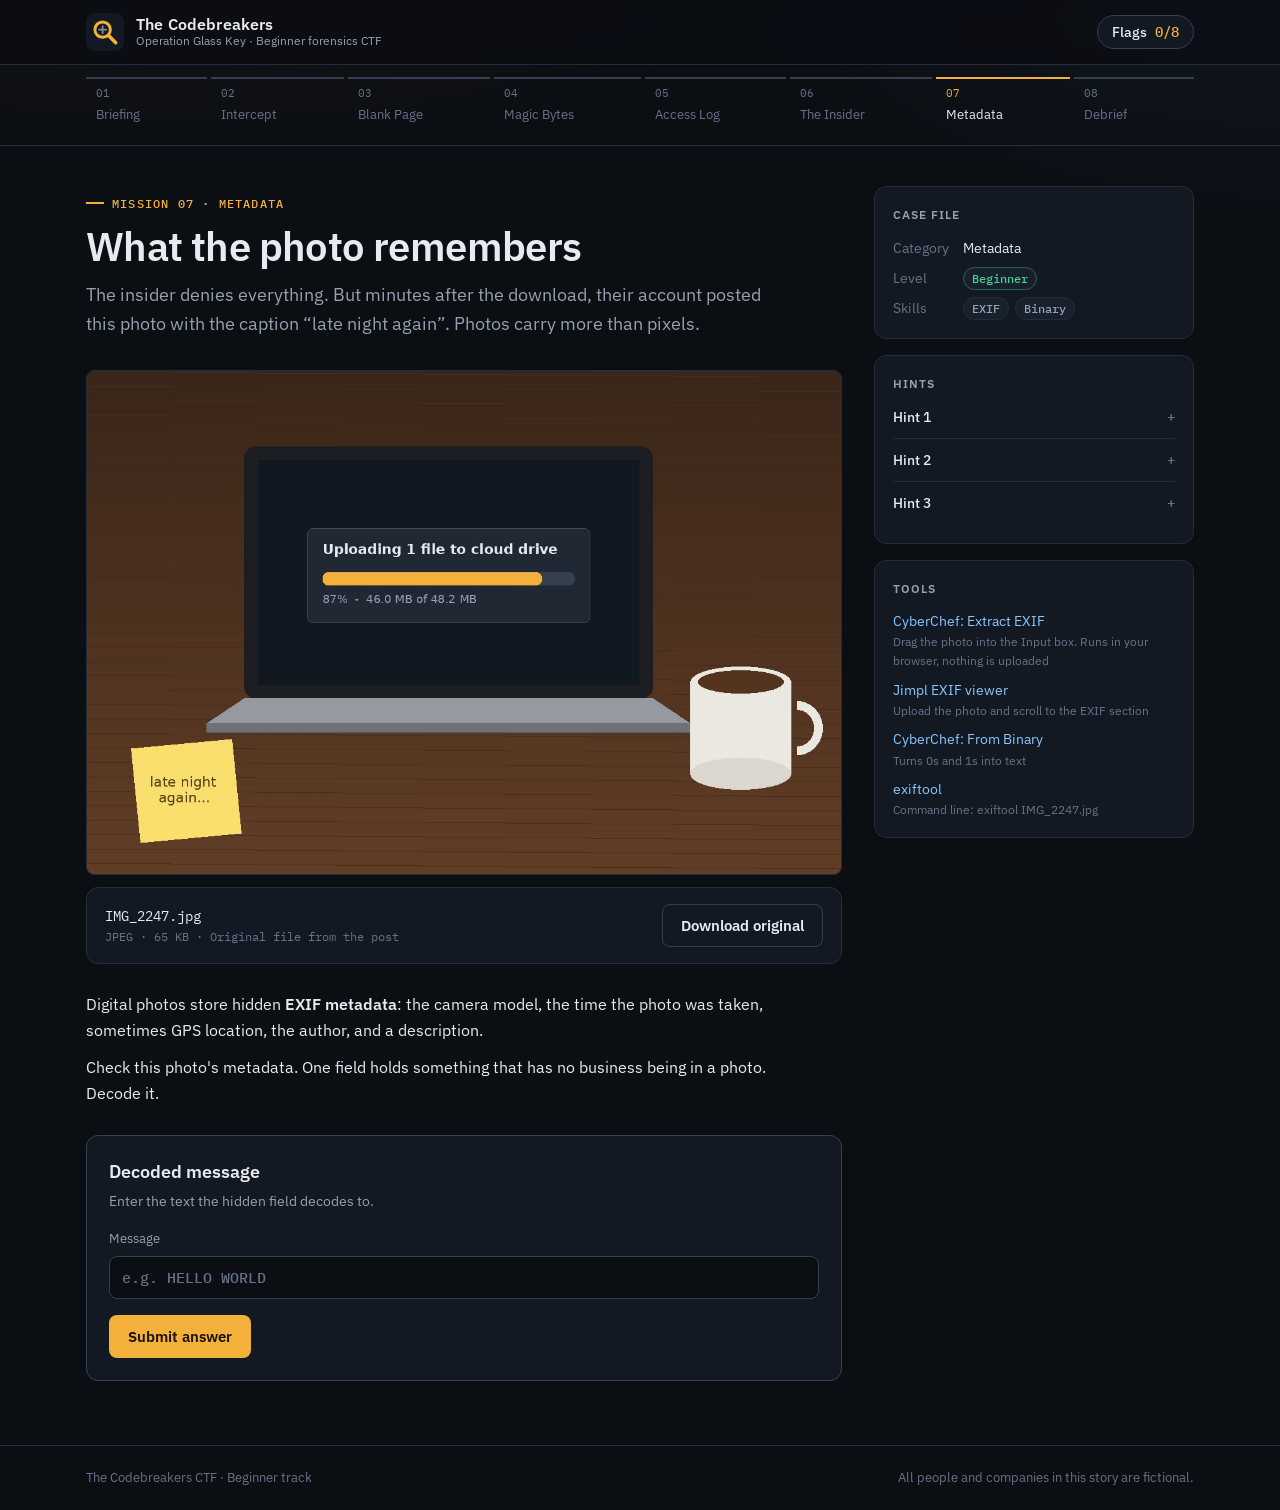
<file: m7-c3f81e.html>
<!doctype html>
<html lang="en">
<head>
<meta charset="utf-8">
<meta name="viewport" content="width=device-width, initial-scale=1">
<title>Mission 7 · What the photo remembers</title>
<meta name="description" content="Read EXIF metadata and decode binary.">
<meta name="theme-color" content="#0b0e13">
<link rel="icon" href="assets/mark.svg" type="image/svg+xml">
<link rel="preconnect" href="https://fonts.googleapis.com">
<link rel="preconnect" href="https://fonts.gstatic.com" crossorigin>
<link rel="stylesheet" href="https://fonts.googleapis.com/css2?family=IBM+Plex+Mono:wght@400;500;600&amp;family=IBM+Plex+Sans:wght@400;500;600&amp;display=swap">
<link rel="stylesheet" href="assets/style.css">
<script type="module" src="assets/ctf.js"></script>
</head>
<body data-mission="7">
<noscript><div class="noscript">This CTF needs JavaScript enabled to verify answers.</div></noscript>

<header class="topbar">
  <div class="wrap">
    <a class="brand" href="index.html">
      <img src="assets/mark.svg" alt="" width="38" height="38">
      <span class="brand-text">
        <span class="brand-name">The Codebreakers</span>
        <span class="brand-sub">Operation Glass Key · Beginner forensics CTF</span>
      </span>
    </a>
    <div class="locker-wrap">
      <button class="locker-btn" id="locker-btn" type="button" aria-expanded="false" aria-controls="locker">Flags <span data-count>0/8</span></button>
      <div class="locker" id="locker" hidden>
        <h2>Evidence locker</h2>
        <ul class="locker-list" data-locker-list></ul>
      </div>
    </div>
  </div>
</header>
<nav class="stepper" id="stepper" aria-label="Mission progress"></nav>

<main>
  <div class="wrap layout">
    <article>
      <p class="eyebrow">Mission 07 · Metadata</p>
      <h1>What the photo remembers</h1>
      <p class="lede">The insider denies everything. But minutes after the download, their account posted this photo with the caption “late night again”. Photos carry more than pixels.</p>
      <img class="photo-preview" src="evidence/IMG_2247.jpg" alt="A laptop on a desk showing an upload in progress, next to a coffee mug and a sticky note" width="1200" height="800">
      <div class="card download section">
        <div class="file">IMG_2247.jpg<span>JPEG · 65 KB · Original file from the post</span></div>
        <a class="btn btn-ghost" href="evidence/IMG_2247.jpg" download>Download original</a>
      </div>
      <div class="section prose">
        <p>Digital photos store hidden <strong>EXIF metadata</strong>: the camera model, the time the photo was taken, sometimes GPS location, the author, and a description.</p>
        <p>Check this photo's metadata. One field holds something that has no business being in a photo. Decode it.</p>
      </div>

      <form class="answer" id="answer-form" novalidate>
        <h2>Decoded message</h2>
        <p class="help">Enter the text the hidden field decodes to.</p>
        <div class="fields">
          <div class="field">
            <label>Message<input class="answer-field" type="text" autocomplete="off" autocapitalize="characters" spellcheck="false" placeholder="e.g. HELLO WORLD"></label>
          </div>
        </div>
        <div class="form-row">
          <button class="btn btn-primary" type="submit">Submit answer</button>
          <p class="feedback" id="feedback" role="status"></p>
        </div>
      </form>

      <section class="reward" id="reward" hidden aria-live="polite">
        <p class="eyebrow">Flag captured</p>
        <div class="flag-line"><code data-flag></code><button class="btn btn-ghost btn-sm" type="button" data-copy>Copy</button></div>
        <p class="note" data-note></p>
        <a class="btn btn-primary" data-next href="#">Next mission →</a>
      </section>

    </article>

    <aside class="casefile" aria-label="Case file">
      <div class="card">
        <h2>Case file</h2>
        <dl class="meta">
          <dt>Category</dt><dd>Metadata</dd>
          <dt>Level</dt><dd><span class="chip beginner">Beginner</span></dd>
          <dt>Skills</dt><dd class="chips"><span class="chip">EXIF</span><span class="chip">Binary</span></dd>
        </dl>
      </div>
      <div class="card">
        <h2>Hints</h2>
          <details class="hint"><summary>Hint 1</summary><p>Download the original file, then open it in an online EXIF viewer. On Windows you can also use right-click → Properties → Details.</p></details>
          <details class="hint"><summary>Hint 2</summary><p>Look at the Image Description field. Groups of eight 0s and 1s are binary, and each group is one letter.</p></details>
          <details class="hint"><summary>Hint 3</summary><p>Paste the binary into a binary-to-text converter. Also compare the photo's timestamp with the download time.</p></details>
      </div>
      <div class="card">
        <h2>Tools</h2>
        <ul class="tools">
          <li><a href="https://gchq.github.io/CyberChef/#recipe=Extract_EXIF()" target="_blank" rel="noopener">CyberChef: Extract EXIF</a><span>Drag the photo into the Input box. Runs in your browser, nothing is uploaded</span></li>
          <li><a href="https://jimpl.com/" target="_blank" rel="noopener">Jimpl EXIF viewer</a><span>Upload the photo and scroll to the EXIF section</span></li>
          <li><a href="https://gchq.github.io/CyberChef/#recipe=From_Binary('Space',8)" target="_blank" rel="noopener">CyberChef: From Binary</a><span>Turns 0s and 1s into text</span></li>
          <li><a href="https://exiftool.org/" target="_blank" rel="noopener">exiftool</a><span>Command line: exiftool IMG_2247.jpg</span></li>
        </ul>
      </div>
    </aside>

  </div>
</main>
<script type="application/json" id="vault">{"v":1,"iter":200000,"salt":"DMQNx/PqjYzfJ9GAoPty6Q==","items":[{"iv":"emexzop5VrcusZR3","ct":"zteLUvwFS+2FZ1dJi+Wmtu/An54+yTYI4Ln043OovI2LrIdvgM++siR+blCOnDxGaQT+SBRYWXxhg8YkU0S623g+sSdBtQ+FNlnKkasrcNpMtiTaf2KrUaRBvy6vP3DB0Ggtmj1vkjWjeppWI28gxq15BH+DsqEgmv62feu/a9Mmk4To5xsdpS8ESiziCmfl9zv3j1s8qE5BMcAHdTbNemXoEU4YEKZxWecccYAmgHGNrvhLgNxZl1dwooo6AthyfiqxOPT48ShLFCxdddsDAbtKAs0NDkmIQ/5XXJZLV9cXpQJvwJ/d"}]}</script>

<footer class="footer">
  <div class="wrap">
    <span>The Codebreakers CTF · Beginner track</span>
    <span>All people and companies in this story are fictional.</span>
  </div>
</footer>
</body>
</html>
</file>
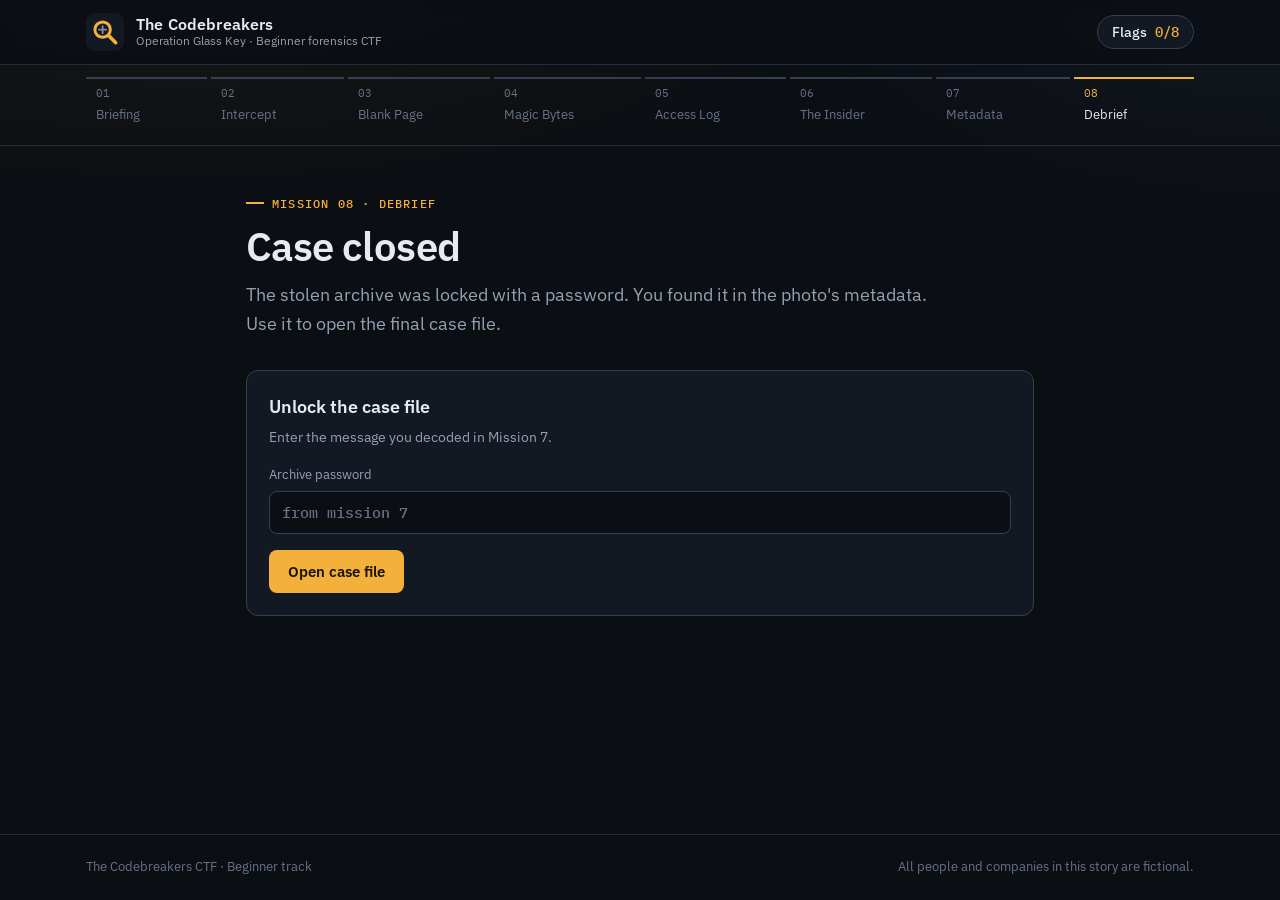
<file: m8-5bd02a.html>
<!doctype html>
<html lang="en">
<head>
<meta charset="utf-8">
<meta name="viewport" content="width=device-width, initial-scale=1">
<title>Mission 8 · Case closed</title>
<meta name="description" content="Final debrief for Operation Glass Key.">
<meta name="theme-color" content="#0b0e13">
<link rel="icon" href="assets/mark.svg" type="image/svg+xml">
<link rel="preconnect" href="https://fonts.googleapis.com">
<link rel="preconnect" href="https://fonts.gstatic.com" crossorigin>
<link rel="stylesheet" href="https://fonts.googleapis.com/css2?family=IBM+Plex+Mono:wght@400;500;600&amp;family=IBM+Plex+Sans:wght@400;500;600&amp;display=swap">
<link rel="stylesheet" href="assets/style.css">
<script type="module" src="assets/ctf.js"></script>
</head>
<body data-mission="8" data-final>
<noscript><div class="noscript">This CTF needs JavaScript enabled to verify answers.</div></noscript>

<header class="topbar">
  <div class="wrap">
    <a class="brand" href="index.html">
      <img src="assets/mark.svg" alt="" width="38" height="38">
      <span class="brand-text">
        <span class="brand-name">The Codebreakers</span>
        <span class="brand-sub">Operation Glass Key · Beginner forensics CTF</span>
      </span>
    </a>
    <div class="locker-wrap">
      <button class="locker-btn" id="locker-btn" type="button" aria-expanded="false" aria-controls="locker">Flags <span data-count>0/8</span></button>
      <div class="locker" id="locker" hidden>
        <h2>Evidence locker</h2>
        <ul class="locker-list" data-locker-list></ul>
      </div>
    </div>
  </div>
</header>
<nav class="stepper" id="stepper" aria-label="Mission progress"></nav>

<main>
  <div class="wrap" style="max-width:820px">
    <p class="eyebrow">Mission 08 · Debrief</p>
    <h1>Case closed</h1>
    <p class="lede">The stolen archive was locked with a password. You found it in the photo's metadata. Use it to open the final case file.</p>

    <form class="answer" id="answer-form" novalidate>
      <h2>Unlock the case file</h2>
      <p class="help">Enter the message you decoded in Mission 7.</p>
      <div class="fields">
          <div class="field">
            <label>Archive password<input class="answer-field" type="text" autocomplete="off" autocapitalize="characters" spellcheck="false" placeholder="from mission 7"></label>
          </div>
      </div>
      <div class="form-row">
        <button class="btn btn-primary" type="submit">Open case file</button>
        <p class="feedback" id="feedback" role="status"></p>
      </div>
    </form>

    <section class="reward" id="reward" hidden aria-live="polite">
      <p class="eyebrow">Final flag</p>
      <div class="flag-line"><code data-flag></code><button class="btn btn-ghost btn-sm" type="button" data-copy>Copy</button></div>
      <p class="note" data-note></p>
      <div class="prose section" data-summary></div>
      <h2>Your evidence locker</h2>
      <ul class="locker-list" data-locker-list></ul>
    </section>

    <section class="certificate" id="certificate" hidden aria-label="Certificate">
      <h2>Your certificate</h2>
      <form class="name-form card" data-name-form data-needs-name hidden novalidate>
        <p class="help">Enter your full name as it should appear on the certificate. It's saved only in this browser.</p>
        <div class="field">
          <label>Full name<input type="text" name="fullname" autocomplete="name" maxlength="60" spellcheck="false" placeholder="e.g. Alex Rivera"></label>
        </div>
        <div class="form-row">
          <button class="btn btn-primary" type="submit">Create certificate</button>
          <p class="feedback" role="status"></p>
        </div>
      </form>
      <div data-has-name hidden>
        <canvas class="cert-canvas" width="1600" height="1130" role="img" aria-label="Certificate of completion"></canvas>
        <div class="form-row">
          <a class="btn btn-primary" data-cert-download href="#" download>Download certificate (PNG)</a>
          <button class="btn btn-ghost" type="button" data-change-name>Edit name</button>
        </div>
      </div>
    </section>
  </div>
</main>
<script type="application/json" id="vault">{"v":1,"iter":200000,"salt":"uZmO3CGm+qyIZPa1sXGLgQ==","items":[{"iv":"IxJtvw4CUA3ojYb5","ct":"yEoPJoGi2hmP/vrirnRzof6GjMcQeCMcOyJ13OM9VjU5sijs1aRaNXCUFZXS1JEpoec1sG7G1N5XugViuGunvpG5xYl0cg3wVgq5Vf4QoG/MW/eGBh/q3wFe/nshrZELpqXKwiMdXEAZHn9Xu7OvYrMXbF6K28KKRUfFTIIM2skvrZZ8nG0HRMoZYaEJgpBiYcRaVNuDoRXsPNsqz56LgxQBpYkATHRxM/RSK/h1Q5Ojwn42+mpkou2LstR6QkeLP64xli+B7V90itZxhjHdw7DQZw1GVht23qmmbDCcRctj97eeh/0EuISjkNSbu91A/B28I5VtyMIfNVT9BKOcOMEuRYukhFj19DV2HMY3ZK9or77ZnB9nv8tHkdgIlU5mB7kK7F+WHS4RJTseUyBxCKqO1bS/bFgSXazvqOaqyJHwK9Vnvce//5unTZ1+j4BAaaEEBTQn0T12dI0XK+llsaZMpoXL28jJs7vmKgMyD9SBh06FsALl+xiHcrwitNYVx+paQK1wJvahLsxAJChkpvRTrHeyA6juuPkiCwSB5xgPtqj1S3Yi2dvIditzsGVziXIQni01RCe1oFRlWxOsgEmTb6YG+E1DhORXeQdTdrl/+aW8FV1XgFEGkEvo3FpbJBwmFHCdlKxN7sYTVeeFhPFH/3yCD4WK1yvkt9XrBDS6HJs2WkH1mpXFHV98m6SRWJUcIimmRwXDsTD5sccrDlMAY2FRA3R/pAG4KXPQpsnyxrqdqPFANVX6Csf/ZA1en5aF/c/TUqYOK7KCYuHADAMZWZ8aglBSEKv6gYIoMMTasv2Mj1tCFw042XiCsA=="}]}</script>

<footer class="footer">
  <div class="wrap">
    <span>The Codebreakers CTF · Beginner track</span>
    <span>All people and companies in this story are fictional.</span>
  </div>
</footer>
</body>
</html>
</file>
<file: assets/style.css>
/* The Codebreakers: shared design system */

:root {
  color-scheme: dark;
  --bg: #0b0e13;
  --bg-raise: #10151c;
  --panel: #131922;
  --panel-2: #18202b;
  --line: #242d3a;
  --line-strong: #344052;
  --text: #e7ebf1;
  --muted: #95a0b2;
  --faint: #67728a;
  --accent: #f3b13b;
  --accent-ink: #1a1203;
  --accent-soft: rgba(243, 177, 59, 0.12);
  --ok: #43d39e;
  --ok-soft: rgba(67, 211, 158, 0.12);
  --err: #ff7a7a;
  --err-soft: rgba(255, 122, 122, 0.1);
  --link: #8ac7ff;
  --radius: 12px;
  --radius-sm: 8px;
  --sans: "IBM Plex Sans", system-ui, -apple-system, "Segoe UI", sans-serif;
  --mono: "IBM Plex Mono", ui-monospace, "SFMono-Regular", Menlo, Consolas, monospace;
}

*,
*::before,
*::after {
  box-sizing: border-box;
}

html {
  -webkit-text-size-adjust: 100%;
}

body {
  margin: 0;
  min-height: 100vh;
  background:
    radial-gradient(1200px 500px at 15% -10%, rgba(243, 177, 59, 0.07), transparent 60%),
    radial-gradient(900px 400px at 100% 0%, rgba(138, 199, 255, 0.05), transparent 60%),
    var(--bg);
  color: var(--text);
  font-family: var(--sans);
  font-size: 16px;
  line-height: 1.6;
  display: flex;
  flex-direction: column;
}

a {
  color: var(--link);
  text-underline-offset: 3px;
}

code,
kbd,
pre {
  font-family: var(--mono);
}

:focus-visible {
  outline: 2px solid var(--accent);
  outline-offset: 2px;
}

.wrap {
  width: 100%;
  max-width: 1140px;
  margin: 0 auto;
  padding: 0 16px;
}

/* ---------- Top bar ---------- */

.topbar {
  border-bottom: 1px solid var(--line);
  background: rgba(11, 14, 19, 0.85);
  backdrop-filter: blur(8px);
  position: sticky;
  top: 0;
  z-index: 20;
}

.topbar .wrap {
  display: flex;
  align-items: center;
  justify-content: space-between;
  gap: 16px;
  height: 64px;
}

.brand {
  display: flex;
  align-items: center;
  gap: 12px;
  color: var(--text);
  text-decoration: none;
  min-width: 0;
}

.brand img {
  width: 38px;
  height: 38px;
  flex: none;
}

.brand-text {
  display: flex;
  flex-direction: column;
  line-height: 1.2;
  min-width: 0;
}

.brand-name {
  font-weight: 600;
  letter-spacing: 0.01em;
}

.brand-sub {
  font-size: 12px;
  color: var(--muted);
  white-space: nowrap;
  overflow: hidden;
  text-overflow: ellipsis;
}

.locker-wrap {
  position: relative;
}

.locker-btn {
  display: inline-flex;
  align-items: center;
  gap: 8px;
  font: 500 14px var(--sans);
  color: var(--text);
  background: var(--panel);
  border: 1px solid var(--line-strong);
  border-radius: 999px;
  padding: 7px 14px;
  cursor: pointer;
}

.locker-btn:hover {
  border-color: var(--accent);
}

.locker-btn [data-count] {
  font-family: var(--mono);
  color: var(--accent);
}

.locker {
  position: absolute;
  right: 0;
  top: calc(100% + 10px);
  width: min(360px, calc(100vw - 32px));
  background: var(--panel);
  border: 1px solid var(--line-strong);
  border-radius: var(--radius);
  padding: 16px;
  box-shadow: 0 20px 50px rgba(0, 0, 0, 0.5);
}

.locker h2 {
  font-size: 13px;
  text-transform: uppercase;
  letter-spacing: 0.08em;
  color: var(--muted);
  margin: 0 0 10px;
}

.locker-list {
  list-style: none;
  margin: 0;
  padding: 0;
  display: grid;
  gap: 6px;
}

.locker-list li {
  display: flex;
  flex-direction: column;
  gap: 2px;
  padding: 8px 10px;
  border-radius: var(--radius-sm);
  background: var(--bg-raise);
  border: 1px solid var(--line);
}

.locker-title {
  font-size: 13px;
  color: var(--muted);
}

.locker-list code {
  font-size: 13px;
  color: var(--faint);
  overflow-wrap: anywhere;
}

.locker-list li.is-solved code {
  color: var(--accent);
}

/* ---------- Stepper ---------- */

.stepper {
  border-bottom: 1px solid var(--line);
  overflow-x: auto;
  scrollbar-width: thin;
}

.stepper ol {
  list-style: none;
  display: flex;
  gap: 4px;
  margin: 0 auto;
  padding: 12px 16px;
  max-width: 1140px;
  min-height: 58px;
}

.stepper li {
  flex: 1 0 auto;
}

.stepper li > a,
.stepper li > span {
  display: flex;
  flex-direction: column;
  gap: 2px;
  padding: 6px 10px 8px;
  border-top: 2px solid var(--line-strong);
  color: var(--faint);
  text-decoration: none;
  font-size: 13px;
  white-space: nowrap;
}

.stepper .step-no {
  font-family: var(--mono);
  font-size: 11px;
}

.stepper li.is-solved > * {
  border-top-color: var(--ok);
  color: var(--muted);
}

.stepper li.is-solved .step-no::after {
  content: " ✓";
  color: var(--ok);
}

.stepper li.is-current > * {
  border-top-color: var(--accent);
  color: var(--text);
}

.stepper li.is-current .step-no {
  color: var(--accent);
}

.stepper li > a:hover {
  color: var(--text);
}

/* ---------- Layout ---------- */

main {
  flex: 1;
  padding: 40px 0 64px;
}

.layout {
  display: grid;
  grid-template-columns: minmax(0, 1fr) 320px;
  gap: 32px;
  align-items: start;
}

@media (max-width: 900px) {
  .layout {
    grid-template-columns: minmax(0, 1fr);
  }
  main {
    padding-top: 28px;
  }
}

.eyebrow {
  display: inline-flex;
  align-items: center;
  gap: 8px;
  font: 500 12px var(--mono);
  text-transform: uppercase;
  letter-spacing: 0.1em;
  color: var(--accent);
  margin: 0 0 12px;
}

.eyebrow::before {
  content: "";
  width: 18px;
  height: 2px;
  background: currentColor;
}

h1 {
  font-size: clamp(28px, 4.2vw, 40px);
  line-height: 1.15;
  letter-spacing: -0.015em;
  margin: 0 0 12px;
  font-weight: 600;
}

.lede {
  font-size: 18px;
  color: var(--muted);
  margin: 0 0 32px;
  max-width: 62ch;
}

h2 {
  font-size: 18px;
  font-weight: 600;
  margin: 0 0 12px;
}

.section {
  margin-bottom: 28px;
}

.prose p {
  margin: 0 0 12px;
  max-width: 68ch;
}

.prose p:last-child {
  margin-bottom: 0;
}

.prose strong {
  color: var(--text);
  font-weight: 600;
}

.card {
  background: var(--panel);
  border: 1px solid var(--line);
  border-radius: var(--radius);
  padding: 20px 22px;
}

/* ---------- Evidence blocks ---------- */

.evidence {
  background: var(--bg-raise);
  border: 1px solid var(--line);
  border-radius: var(--radius);
  overflow: hidden;
  margin-bottom: 16px;
}

.evidence-head {
  display: flex;
  align-items: center;
  justify-content: space-between;
  gap: 12px;
  padding: 9px 14px;
  border-bottom: 1px solid var(--line);
  background: var(--panel);
  font: 500 13px var(--mono);
  color: var(--muted);
}

.evidence-head .tag {
  font-size: 11px;
  text-transform: uppercase;
  letter-spacing: 0.08em;
  color: var(--faint);
}

.evidence pre {
  margin: 0;
  padding: 14px 16px;
  font-size: 13.5px;
  line-height: 1.7;
  overflow-x: auto;
  color: #cfd6e1;
}

.evidence pre .hl {
  color: var(--accent);
}

.cipher {
  font: 600 clamp(20px, 4vw, 28px) var(--mono);
  letter-spacing: 0.12em;
  color: var(--accent);
  padding: 26px 16px;
  text-align: center;
  overflow-wrap: anywhere;
}

.table-scroll {
  overflow-x: auto;
}

table.data {
  width: 100%;
  border-collapse: collapse;
  font-size: 14px;
}

table.data th,
table.data td {
  text-align: left;
  padding: 9px 14px;
  border-bottom: 1px solid var(--line);
  white-space: nowrap;
}

table.data th {
  font: 500 12px var(--mono);
  text-transform: uppercase;
  letter-spacing: 0.06em;
  color: var(--faint);
  background: var(--panel);
}

table.data td.mono {
  font-family: var(--mono);
  font-size: 13px;
}

table.data tr:last-child td {
  border-bottom: 0;
}

.statement {
  border-left: 3px solid var(--line-strong);
  padding: 4px 0 4px 14px;
  margin: 0 0 12px;
  color: var(--muted);
}

.statement b {
  color: var(--text);
  font-weight: 600;
}

/* ---------- Answer form ---------- */

.answer {
  background: var(--panel);
  border: 1px solid var(--line-strong);
  border-radius: var(--radius);
  padding: 22px;
}

.answer h2 {
  margin-bottom: 4px;
}

.answer .help {
  color: var(--muted);
  font-size: 14px;
  margin: 0 0 16px;
}

.fields {
  display: grid;
  gap: 12px;
  margin-bottom: 16px;
}

.fields.cols-3 {
  grid-template-columns: repeat(3, minmax(0, 1fr));
}

.fields.cols-2 {
  grid-template-columns: repeat(2, minmax(0, 1fr));
}

@media (max-width: 560px) {
  .fields.cols-3,
  .fields.cols-2 {
    grid-template-columns: minmax(0, 1fr);
  }
}

.field label {
  display: block;
  font-size: 13px;
  color: var(--muted);
}

.field input {
  display: block;
  margin-top: 6px;
}

.field input {
  width: 100%;
  font: 500 15px var(--mono);
  color: var(--text);
  background: var(--bg);
  border: 1px solid var(--line-strong);
  border-radius: var(--radius-sm);
  padding: 11px 12px;
  transition: border-color 0.15s;
}

.field input::placeholder {
  color: var(--faint);
}

.field input:focus {
  outline: none;
  border-color: var(--accent);
  box-shadow: 0 0 0 3px var(--accent-soft);
}

.field input:disabled {
  opacity: 0.6;
}

.form-row {
  display: flex;
  align-items: center;
  gap: 14px;
  flex-wrap: wrap;
}

.btn {
  display: inline-flex;
  align-items: center;
  justify-content: center;
  gap: 8px;
  font: 600 15px var(--sans);
  border-radius: var(--radius-sm);
  padding: 11px 18px;
  cursor: pointer;
  text-decoration: none;
  border: 1px solid transparent;
  transition: transform 0.08s, background 0.15s, border-color 0.15s;
}

.btn:active {
  transform: translateY(1px);
}

.btn-primary {
  background: var(--accent);
  color: var(--accent-ink);
}

.btn-primary:hover {
  background: #ffc35a;
}

.btn-primary:disabled {
  opacity: 0.55;
  cursor: default;
}

.btn-ghost {
  background: transparent;
  color: var(--text);
  border-color: var(--line-strong);
}

.btn-ghost:hover {
  border-color: var(--accent);
}

.btn-sm {
  font-size: 13px;
  padding: 6px 12px;
}

.feedback {
  font-size: 14px;
  min-height: 1.6em;
  margin: 0;
}

.feedback.is-err {
  color: var(--err);
}

.feedback.is-ok {
  color: var(--ok);
}

.answer.is-solved,
form.is-solved {
  border-color: rgba(67, 211, 158, 0.4);
}

.shake {
  animation: shake 0.35s;
}

@keyframes shake {
  20%,
  60% {
    transform: translateX(-5px);
  }
  40%,
  80% {
    transform: translateX(5px);
  }
}

@media (prefers-reduced-motion: reduce) {
  .shake {
    animation: none;
  }
}

/* ---------- Reward ---------- */

.reward {
  margin-top: 20px;
  border: 1px solid rgba(67, 211, 158, 0.45);
  background: linear-gradient(180deg, var(--ok-soft), transparent 70%), var(--panel);
  border-radius: var(--radius);
  padding: 22px;
}

.reward .eyebrow {
  color: var(--ok);
}

.flag-line {
  display: flex;
  align-items: center;
  gap: 10px;
  flex-wrap: wrap;
  margin: 4px 0 14px;
}

.flag-line code {
  font-size: clamp(16px, 2.6vw, 20px);
  font-weight: 600;
  color: var(--accent);
  background: var(--bg);
  border: 1px dashed rgba(243, 177, 59, 0.5);
  border-radius: var(--radius-sm);
  padding: 8px 12px;
  overflow-wrap: anywhere;
}

.reward .note {
  color: var(--muted);
  margin: 0 0 16px;
}

/* ---------- Case file sidebar ---------- */

.casefile {
  display: grid;
  gap: 16px;
  position: sticky;
  top: 88px;
}

@media (max-width: 900px) {
  .casefile {
    position: static;
  }
}

.casefile .card {
  padding: 18px;
}

.casefile h2 {
  font-size: 12px;
  text-transform: uppercase;
  letter-spacing: 0.08em;
  color: var(--muted);
  margin-bottom: 12px;
}

.meta {
  display: grid;
  grid-template-columns: auto 1fr;
  gap: 8px 14px;
  margin: 0;
  font-size: 14px;
}

.meta dt {
  color: var(--faint);
}

.meta dd {
  margin: 0;
}

.chips {
  display: flex;
  flex-wrap: wrap;
  gap: 6px;
}

.chip {
  font: 500 12px var(--mono);
  padding: 3px 8px;
  border-radius: 999px;
  background: var(--panel-2);
  border: 1px solid var(--line);
  color: var(--muted);
}

.chip.beginner {
  color: var(--ok);
  border-color: rgba(67, 211, 158, 0.35);
}

details.hint {
  border-top: 1px solid var(--line);
  padding: 10px 0;
}

details.hint:first-of-type {
  border-top: 0;
  padding-top: 0;
}

details.hint summary {
  cursor: pointer;
  font-size: 14px;
  font-weight: 500;
  list-style: none;
  display: flex;
  justify-content: space-between;
  gap: 8px;
}

details.hint summary::-webkit-details-marker {
  display: none;
}

details.hint summary::after {
  content: "+";
  font-family: var(--mono);
  color: var(--faint);
}

details.hint[open] summary::after {
  content: "−";
}

details.hint p {
  margin: 8px 0 0;
  font-size: 14px;
  color: var(--muted);
}

.tools {
  list-style: none;
  margin: 0;
  padding: 0;
  display: grid;
  gap: 8px;
  font-size: 14px;
}

.tools a {
  text-decoration: none;
}

.tools a:hover {
  text-decoration: underline;
}

.tools span {
  display: block;
  color: var(--faint);
  font-size: 12px;
}

/* ---------- Landing ---------- */

.hero {
  display: grid;
  grid-template-columns: minmax(0, 1.25fr) minmax(0, 1fr);
  gap: 40px;
  align-items: center;
}

@media (max-width: 860px) {
  .hero {
    grid-template-columns: minmax(0, 1fr);
  }
}

.hero h1 {
  font-size: clamp(34px, 6vw, 56px);
}

.qr-card {
  text-align: center;
}

.qr-card img {
  width: min(240px, 100%);
  height: auto;
  border-radius: var(--radius-sm);
  background: #fff;
  padding: 10px;
  display: block;
  margin: 0 auto 14px;
}

.qr-card p {
  color: var(--muted);
  font-size: 14px;
  margin: 0 0 14px;
}

.rules {
  display: grid;
  grid-template-columns: repeat(3, minmax(0, 1fr));
  gap: 16px;
  margin-top: 48px;
}

@media (max-width: 760px) {
  .rules {
    grid-template-columns: minmax(0, 1fr);
  }
}

.rules h3 {
  font-size: 15px;
  margin: 0 0 6px;
}

.rules p {
  margin: 0;
  color: var(--muted);
  font-size: 14px;
}

.rules code {
  color: var(--accent);
}

.download {
  display: flex;
  align-items: center;
  justify-content: space-between;
  gap: 16px;
  flex-wrap: wrap;
  padding: 16px 18px;
}

.download .file {
  display: flex;
  flex-direction: column;
  font-family: var(--mono);
  font-size: 14px;
}

.download .file span {
  color: var(--faint);
  font-size: 12px;
}

.photo-preview {
  display: block;
  width: 100%;
  height: auto;
  border-radius: var(--radius-sm);
  border: 1px solid var(--line);
  margin-bottom: 12px;
}

/* ---------- Footer ---------- */

.footer {
  border-top: 1px solid var(--line);
  padding: 22px 0;
  color: var(--faint);
  font-size: 13px;
}

.footer .wrap {
  display: flex;
  align-items: center;
  justify-content: space-between;
  gap: 16px;
  flex-wrap: wrap;
}


.noscript {
  background: var(--err-soft);
  color: var(--err);
  padding: 10px 16px;
  text-align: center;
  font-size: 14px;
}

/* ---------- Player name & certificate ---------- */

.name-form {
  text-align: left;
}

.name-form h2 {
  font-size: 22px;
  margin-bottom: 6px;
}

.name-form .help {
  color: var(--muted);
  font-size: 14px;
  margin: 0 0 16px;
}

.name-form .field {
  margin-bottom: 16px;
}

.agent-line {
  color: var(--text) !important;
  font-size: 16px !important;
}

.agent-line strong {
  color: var(--accent);
}

.link-btn {
  background: none;
  border: 0;
  padding: 0;
  color: var(--link);
  font: inherit;
  font-size: 13px;
  text-decoration: underline;
  text-underline-offset: 3px;
  cursor: pointer;
}

.certificate {
  margin-top: 32px;
}

.cert-canvas {
  display: block;
  width: 100%;
  height: auto;
  border-radius: var(--radius-sm);
  border: 1px solid var(--line);
  margin-bottom: 16px;
}

/* ---------- Landing password gate ---------- */

.gate {
  display: grid;
  place-items: center;
  min-height: 52vh;
}

.gate-card {
  width: min(440px, 100%);
  padding: 28px;
}

.gate-card img {
  display: block;
  margin-bottom: 18px;
}

.gate-card h1 {
  font-size: 26px;
  margin-bottom: 6px;
}

.gate-card .help {
  color: var(--muted);
  font-size: 14px;
  margin: 0 0 18px;
}

.gate-card .field {
  margin-bottom: 16px;
}
</file>
